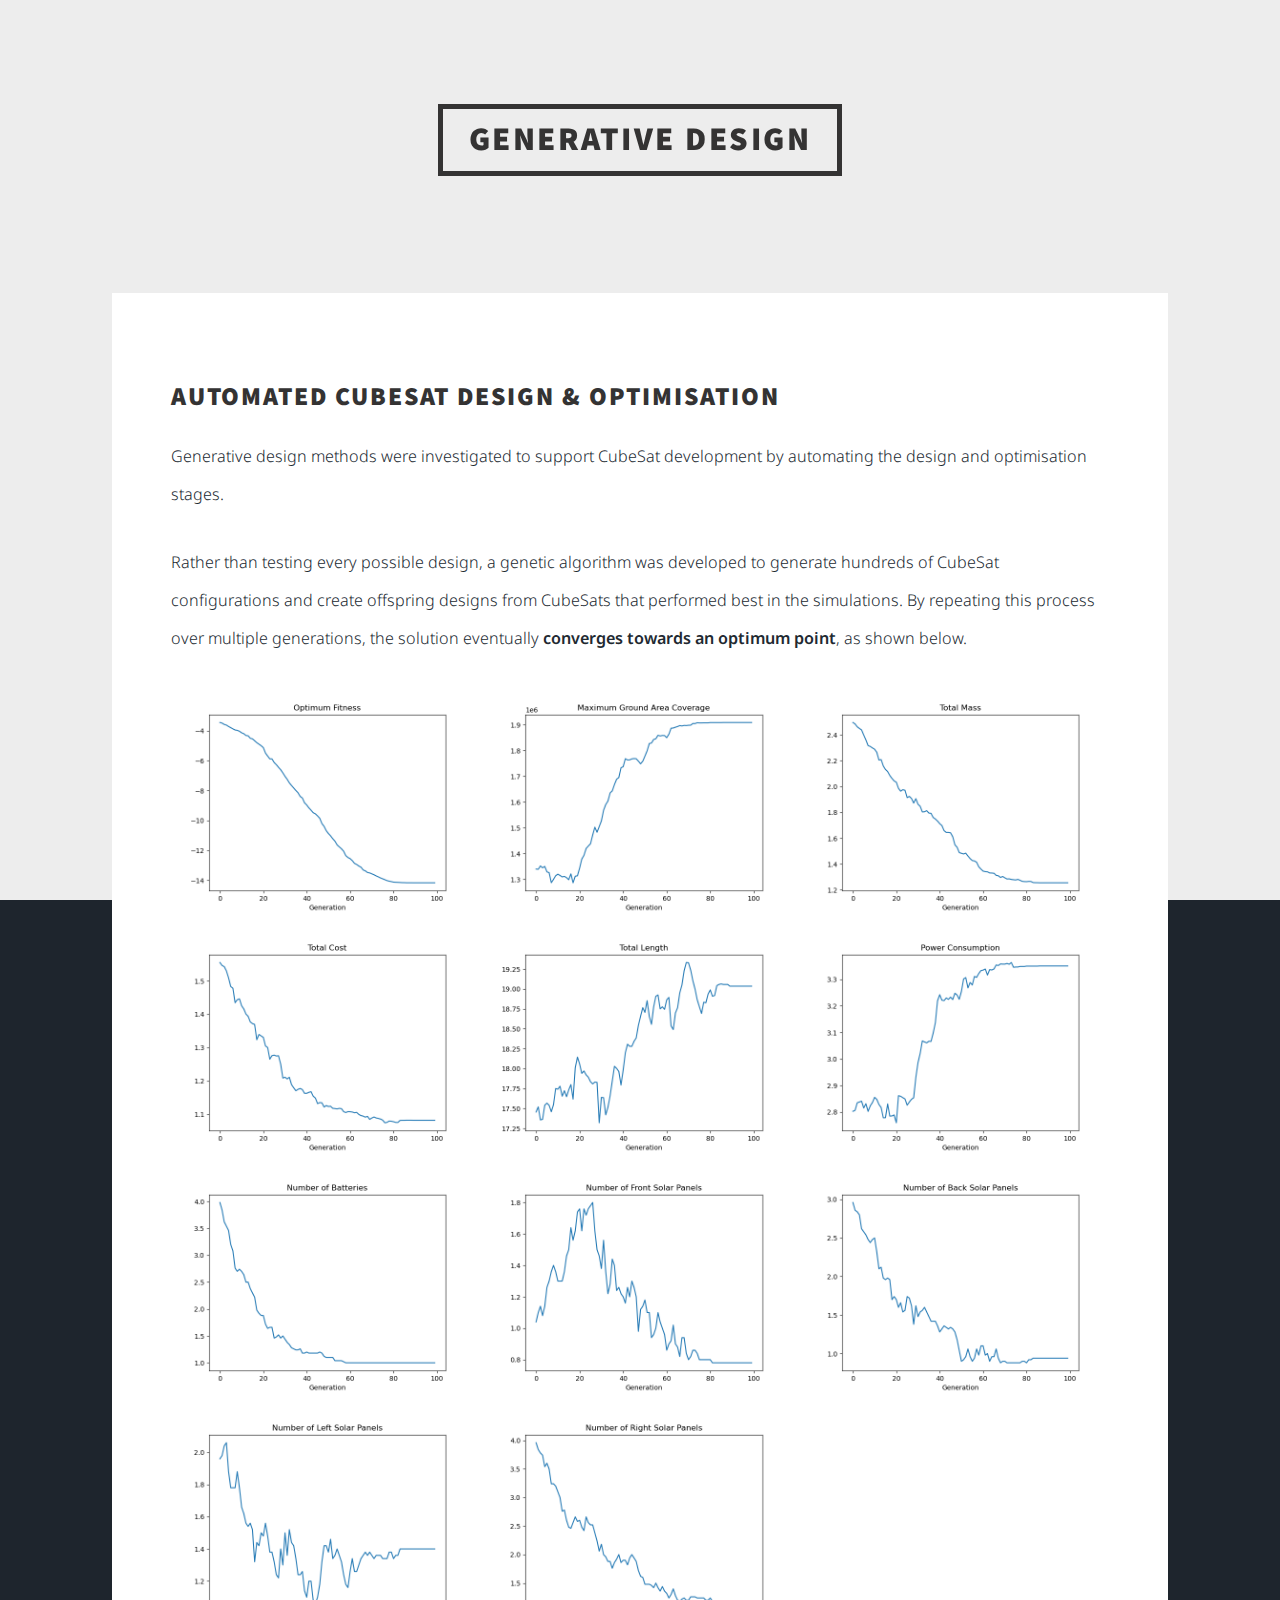
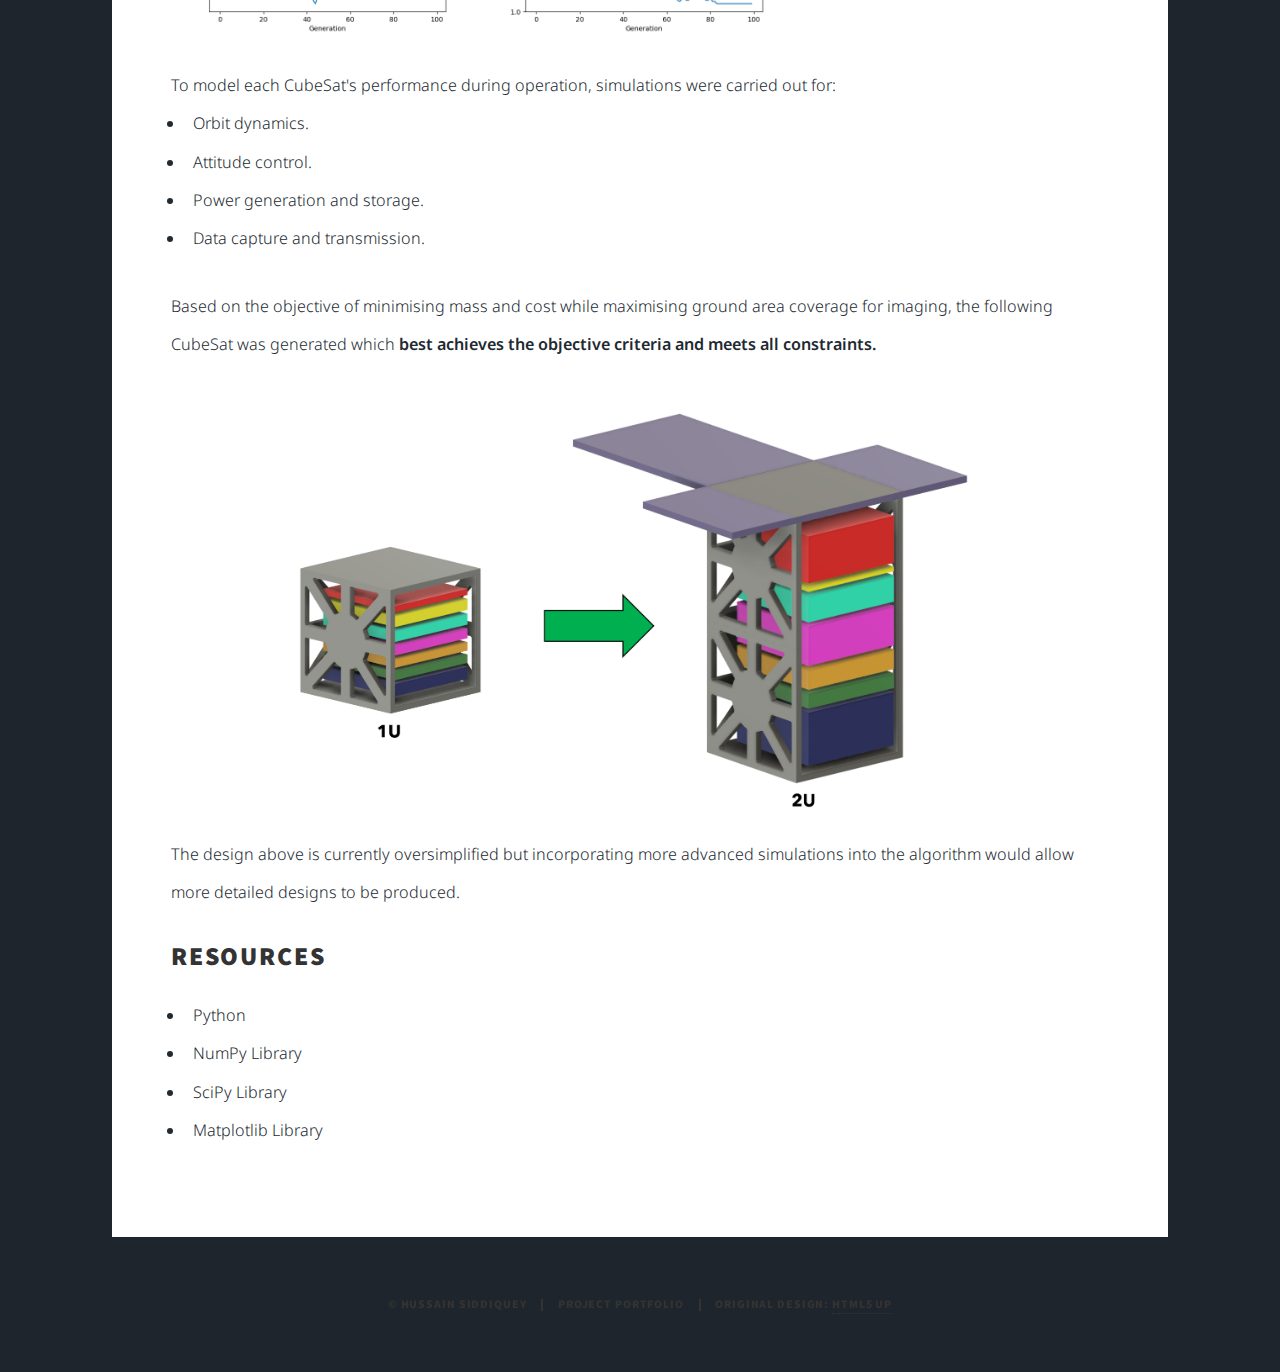
<file: automatedCubesat.html>
<!DOCTYPE HTML>

<html>
	<head>
		<title>Automated CubeSat Design</title>
		<meta charset="utf-8" />
		<meta name="viewport" content="width=device-width, initial-scale=1, user-scalable=no" />
		<link rel="stylesheet" href="assets/css/main.css" />
		<noscript><link rel="stylesheet" href="assets/css/noscript.css" /></noscript>
	</head>
	<body class="is-preload">

		<!-- Wrapper -->
			<div id="wrapper">
				
				<!-- Header -->
					<header id="header">
						<a href="index.html" class="logo">Generative Design</a>
					</header>

				<!-- Main -->
					<div id="main">

						<!-- Post -->
							<section class="post">

								<!-- Text stuff -->
									<h2>Automated CubeSat Design & Optimisation</h2>
									<p>Generative design methods were investigated to support CubeSat development by automating the design and optimisation stages.</p>
																		
									<p>Rather than testing every possible design, a genetic algorithm was developed to generate hundreds of CubeSat configurations and create offspring designs from CubeSats that performed best in the simulations. By repeating this process over multiple generations, the solution eventually <b>converges towards an optimum point</b>, as shown below.</p>
                            
									<div class="box alt">
										<div class="row gtr-50 gtr-uniform">
											<div class="col-4"><span class="image fit"><img src="images/fittest4.png" alt="" /></span></div>
                                            <div class="col-4"><span class="image fit"><img src="images/groundareacoverage4.png" alt="" /></span></div>
                                            <div class="col-4"><span class="image fit"><img src="images/mass4.png" alt="" /></span></div>
                                            <div class="col-4"><span class="image fit"><img src="images/cost4.png" alt="" /></span></div>
                                            <div class="col-4"><span class="image fit"><img src="images/length4.png" alt="" /></span></div>
                                            <div class="col-4"><span class="image fit"><img src="images/powerconsumption4.png" alt="" /></span></div>
                                            <div class="col-4"><span class="image fit"><img src="images/Batteries5.png" alt="" /></span></div>
                                            <div class="col-4"><span class="image fit"><img src="images/frontsolarpanels6.png" alt="" /></span></div>
                                            <div class="col-4"><span class="image fit"><img src="images/Backsolarpanels6.png" alt="" /></span></div>
                                            <div class="col-4"><span class="image fit"><img src="images/Leftsolarpanels5.png" alt="" /></span></div>
                                            <div class="col-4"><span class="image fit"><img src="images/rightsolarpanels5.png" alt="" /></span></div>
                                        </div>
									</div>

									To model each CubeSat's performance during operation, simulations were carried out for:
									<ul>
										<li>Orbit dynamics.</li>
										<li>Attitude control.</li>
										<li>Power generation and storage.</li>
										<li>Data capture and transmission.</li>
									</ul>
									<p>Based on the objective of minimising mass and cost while maximising ground area coverage for imaging, the following CubeSat was generated which <b>best achieves the objective criteria and meets all constraints.</b></p>
									<!-- Image -->
									<div class="box alt">
										<div style="text-align:center;" class="row gtr-50 gtr-uniform">
											<div class="col-12"><span class="image featured"><img width="800" src="images/1Uto2Ulabelled.png" alt="" /></span></div>
										</div>
									
									<p>The design above is currently oversimplified but incorporating more advanced simulations into the algorithm would allow more detailed designs to be produced.</p>
								
                                    <!-- Lists -->
									<h2>Resources</h2>
									<div class="row">
										<div class="col-6 col-12-small">
											<ul>
												<li>Python</li>
												<li>NumPy Library</li>
												<li>SciPy Library</li>
												<li>Matplotlib Library</li>
											</ul>

										</div>
									
									</div>
					</div>

				</div>
				<!-- Copyright -->
					<div id="copyright">
						<ul><li>&copy; Hussain Siddiquey</li><li>Project Portfolio</li><li>Original Design: <a href="https://html5up.net">HTML5 UP</a></li></ul>
					</div>

			</div>

		<!-- Scripts -->
			<script src="assets/js/jquery.min.js"></script>
			<script src="assets/js/jquery.scrollex.min.js"></script>
			<script src="assets/js/jquery.scrolly.min.js"></script>
			<script src="assets/js/browser.min.js"></script>
			<script src="assets/js/breakpoints.min.js"></script>
			<script src="assets/js/util.js"></script>
			<script src="assets/js/main.js"></script>

	</body>
</html>
</file>
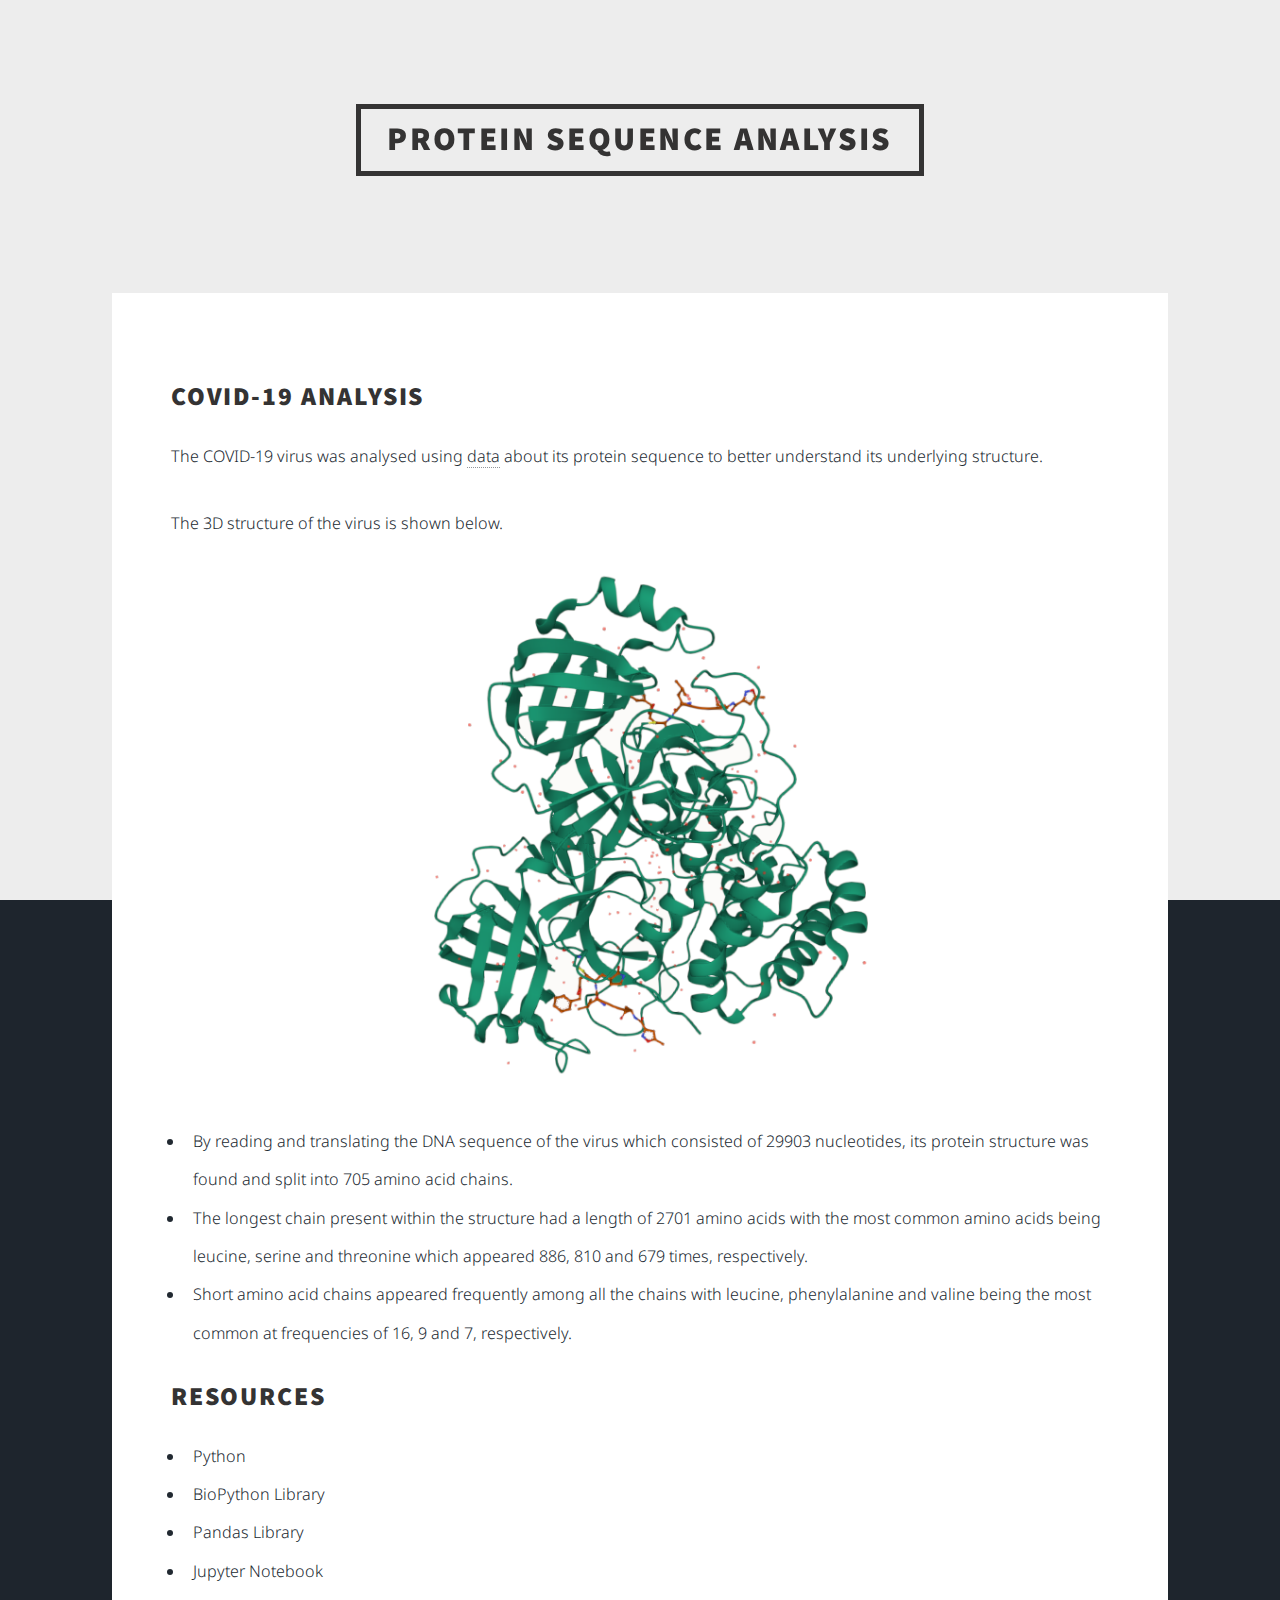
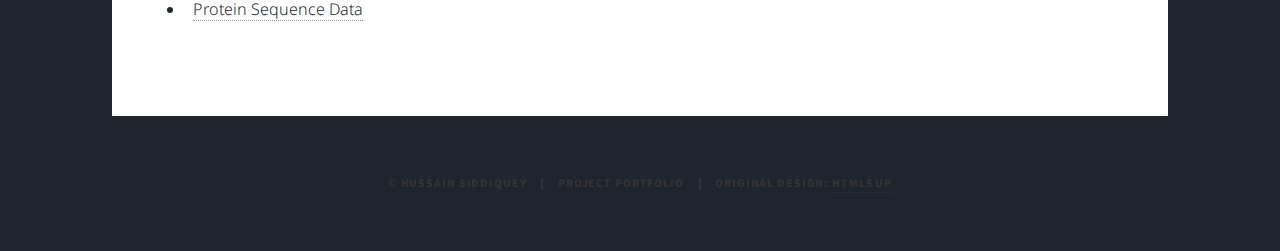
<file: covidAnalysis.html>
<!DOCTYPE HTML>

<html>
	<head>
		<title>COVID-19 Analysis</title>
		<meta charset="utf-8" />
		<meta name="viewport" content="width=device-width, initial-scale=1, user-scalable=no" />
		<link rel="stylesheet" href="assets/css/main.css" />
		<noscript><link rel="stylesheet" href="assets/css/noscript.css" /></noscript>
	</head>
	<body class="is-preload">

		<!-- Wrapper -->
			<div id="wrapper">

				<!-- Header -->
					<header id="header">
						<a href="index.html" class="logo">Protein Sequence Analysis</a>
					</header>

				<!-- Main -->
					<div id="main">

						<!-- Post -->
                        <section class="post">
                            <h2>COVID-19 Analysis</h2>
							<!-- Text stuff -->
							<p>The COVID-19 virus was analysed using <a href='https://www.ncbi.nlm.nih.gov/nuccore/NC_045512.2?report=fasta'>data</a> about its protein sequence to better understand its underlying structure.</p>
                            <p>The 3D structure of the virus is shown below.</p>
                            <!-- Image -->
                            <div class="box alt">
								<div style="text-align: center;">
									<img width="550" src="images/Covid-19 3D Structure 3.png">
								</div>
							</div>
                            <ul>
                                <li>By reading and translating the DNA sequence of the virus which consisted of 29903 nucleotides, its protein structure was found and split into 705 amino acid chains.</li>
                                <li>The longest chain present within the structure had a length of 2701 amino acids with the most common amino acids being leucine, serine and threonine which appeared 886, 810 and 679 times, respectively.</li>
                                <li>Short amino acid chains appeared frequently among all the chains with leucine, phenylalanine and valine being the most common at frequencies of 16, 9 and 7, respectively.</li>
                            </ul>
                            
                            <!-- Lists -->
                            <h2>Resources</h2>
                            <div class="row">
                                <div class="col-6 col-12-small">
                                    <ul>
                                        <li>Python</li>
                                        <li>BioPython Library</li>
                                        <li>Pandas Library</li>
										<li>Jupyter Notebook</li>
										<li><a href='https://www.ncbi.nlm.nih.gov/nuccore/NC_045512.2?report=fasta'>Protein Sequence Data</a></li>
									</ul>
                                </div>
                            </div>
                        </section>
					</div>


				<!-- Copyright -->
					<div id="copyright">
						<ul><li>&copy; Hussain Siddiquey</li><li>Project Portfolio</li><li>Original Design: <a href="https://html5up.net">HTML5 UP</a></li></ul>
					</div>

			</div>

		<!-- Scripts -->
			<script src="assets/js/jquery.min.js"></script>
			<script src="assets/js/jquery.scrollex.min.js"></script>
			<script src="assets/js/jquery.scrolly.min.js"></script>
			<script src="assets/js/browser.min.js"></script>
			<script src="assets/js/breakpoints.min.js"></script>
			<script src="assets/js/util.js"></script>
			<script src="assets/js/main.js"></script>

	</body>
</html>
</file>
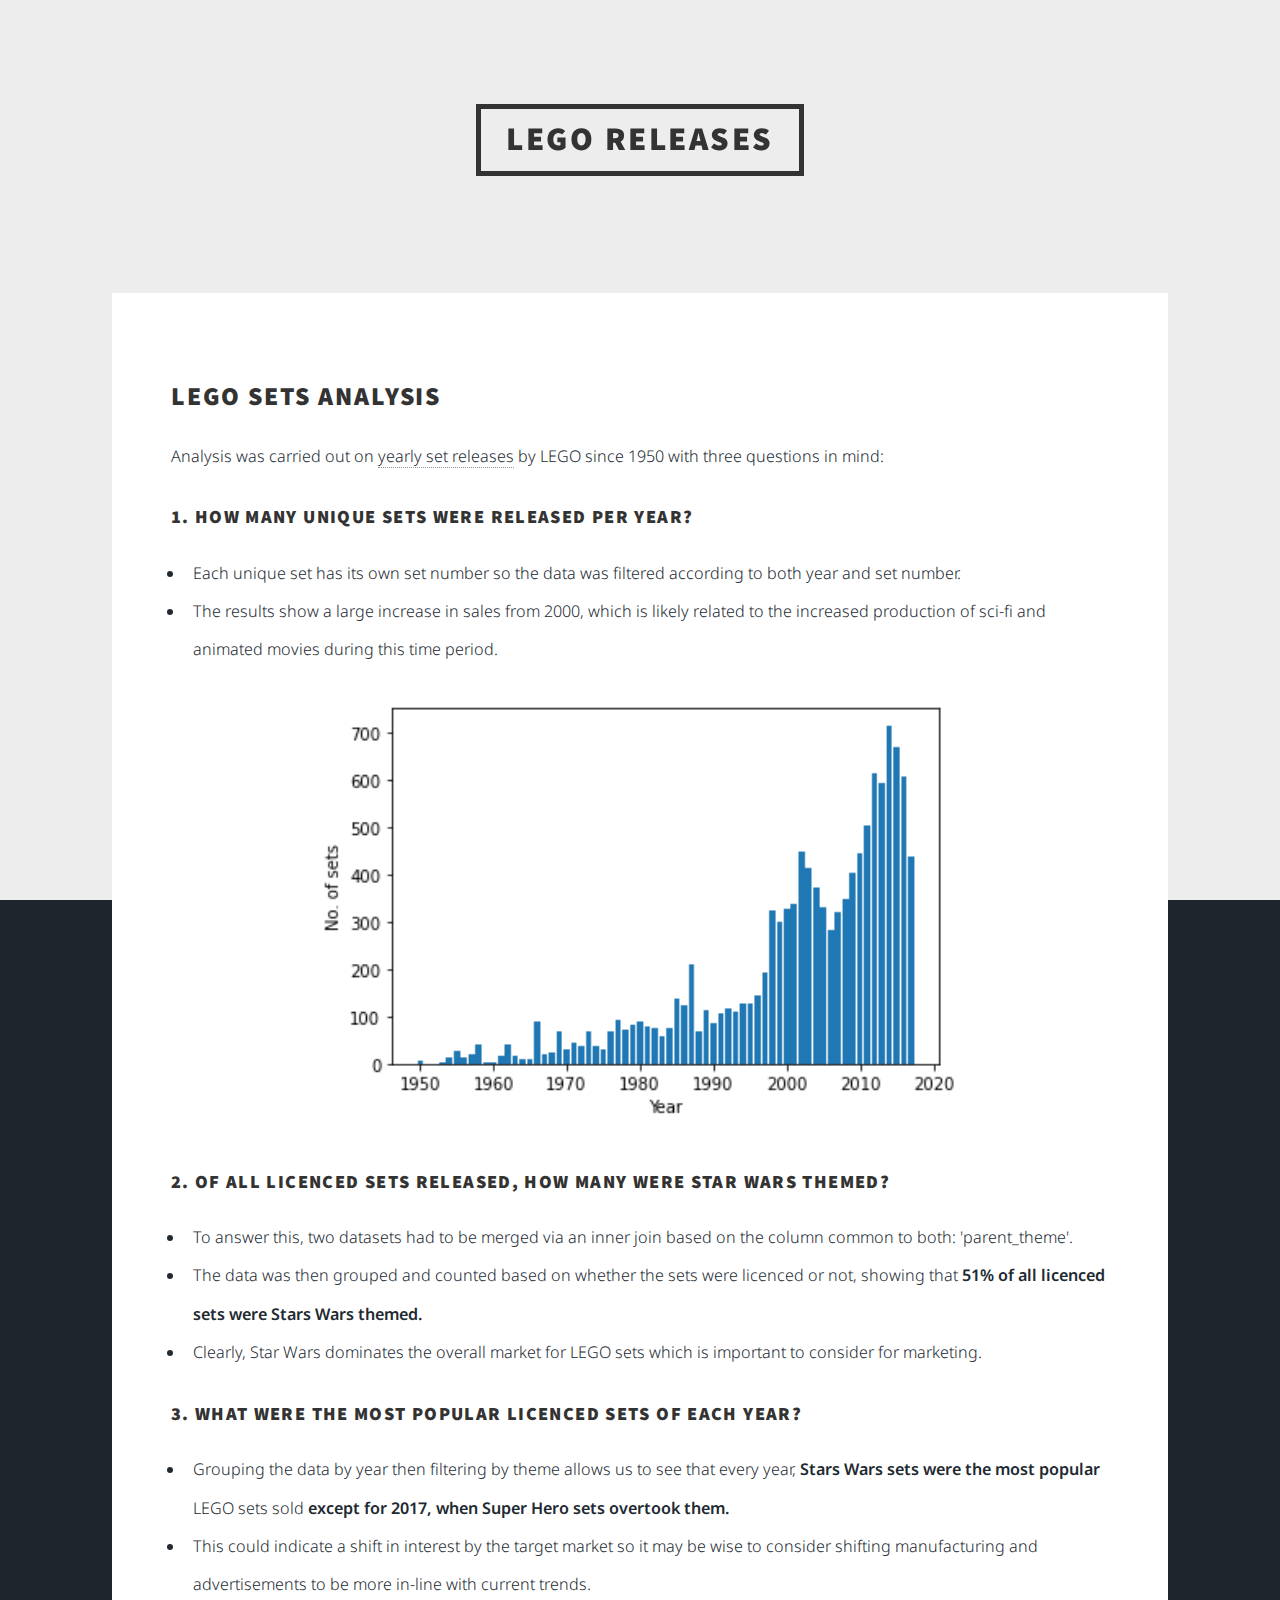
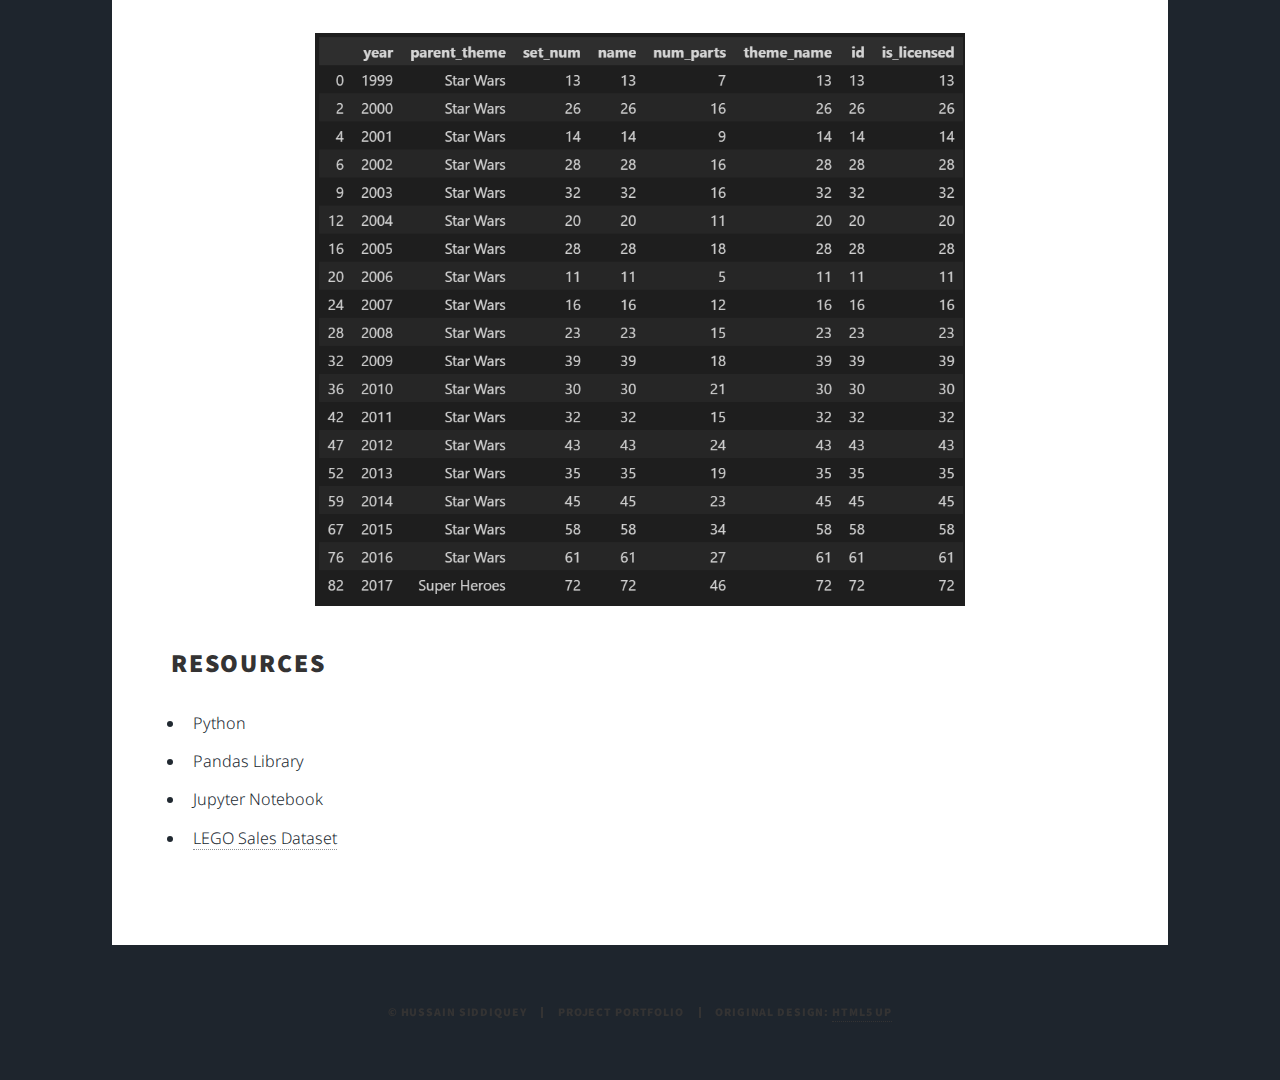
<file: legoData.html>
<!DOCTYPE HTML>

<html>
	<head>
		<title>LEGO Set Releases</title>
		<meta charset="utf-8" />
		<meta name="viewport" content="width=device-width, initial-scale=1, user-scalable=no" />
		<link rel="stylesheet" href="assets/css/main.css" />
		<noscript><link rel="stylesheet" href="assets/css/noscript.css" /></noscript>
	</head>
	<body class="is-preload">

		<!-- Wrapper -->
			<div id="wrapper">

				<!-- Header -->
					<header id="header">
						<a href="index.html" class="logo">LEGO Releases</a>
					</header>

				<!-- Main -->
					<div id="main">

						<!-- Post -->
                        <section class="post">
                            <h2>Lego Sets Analysis</h2>
                            <p>Analysis was carried out on <a href="https://github.com/KeithGalli/lego-analysis/tree/master/datasets">yearly set releases</a> by LEGO since 1950 with three questions in mind:</p>
                            <h3>1. How many unique sets were released per year?</h3> 
                            <ul>
								<li>Each unique set has its own set number so the data was filtered according to both year and set number.</li>
								<li>The results show a large increase in sales from 2000, which is likely related to the increased production of sci-fi and animated movies during this time period.</li>
							</ul>

                            <div class="box alt">
                                <div style="text-align: center;" class="row gtr-50 gtr-uniform">
                                    <div class="col-12"><span class="image featured"><img width="650" src="images/setsperyear.png" alt="" /></span></div>
                                </div>
                            </div>
							<h3>2. Of all licenced sets released, how many were Star Wars themed?</h3>
							<ul>
								<li>To answer this, two datasets had to be merged via an inner join based on the column common to both: 'parent_theme'.</li>
								<li>The data was then grouped and counted based on whether the sets were licenced or not, showing that <b>51% of all licenced sets were Stars Wars themed.</b></li>
								<li>Clearly, Star Wars dominates the overall market for LEGO sets which is important to consider for marketing.</li>
							</ul>

							<h3>3. What were the most popular licenced sets of each year?</h3>
                            <ul>
								<li>Grouping the data by year then filtering by theme allows us to see that every year, <b>Stars Wars sets were the most popular</b> LEGO sets sold <b>except for 2017, when Super Hero sets overtook them.</b></li>
								<li>This could indicate a shift in interest by the target market so it may be wise to consider shifting manufacturing and advertisements to be more in-line with current trends.</li>
							</ul>
                            <div class="box alt">
                                <div style="text-align: center;" class="row gtr-50 gtr-uniform">
                                    <div class="col-12"><span class="image featured"><img width="650" src="images/setsperyear3.png" alt="" /></span></div>
                                </div>
                            </div>

                            <!-- Lists -->
                            <h2>Resources</h2>
                            <div class="row">
                                <div class="col-6 col-12-small">
                                    <ul>
										<li>Python</li>
                                        <li>Pandas Library</li>
                                        <li>Jupyter Notebook</li>
										<li><a href="https://github.com/KeithGalli/lego-analysis/tree/master/datasets">LEGO Sales Dataset</a></li>
									</ul>

                                </div>
                            
                            </div>
                        </section>
					</div>


				<!-- Copyright -->
					<div id="copyright">
						<ul><li>&copy; Hussain Siddiquey</li><li>Project Portfolio</li><li>Original Design: <a href="https://html5up.net">HTML5 UP</a></li></ul>
					</div>

			</div>

		<!-- Scripts -->
			<script src="assets/js/jquery.min.js"></script>
			<script src="assets/js/jquery.scrollex.min.js"></script>
			<script src="assets/js/jquery.scrolly.min.js"></script>
			<script src="assets/js/browser.min.js"></script>
			<script src="assets/js/breakpoints.min.js"></script>
			<script src="assets/js/util.js"></script>
			<script src="assets/js/main.js"></script>

	</body>
</html>
</file>
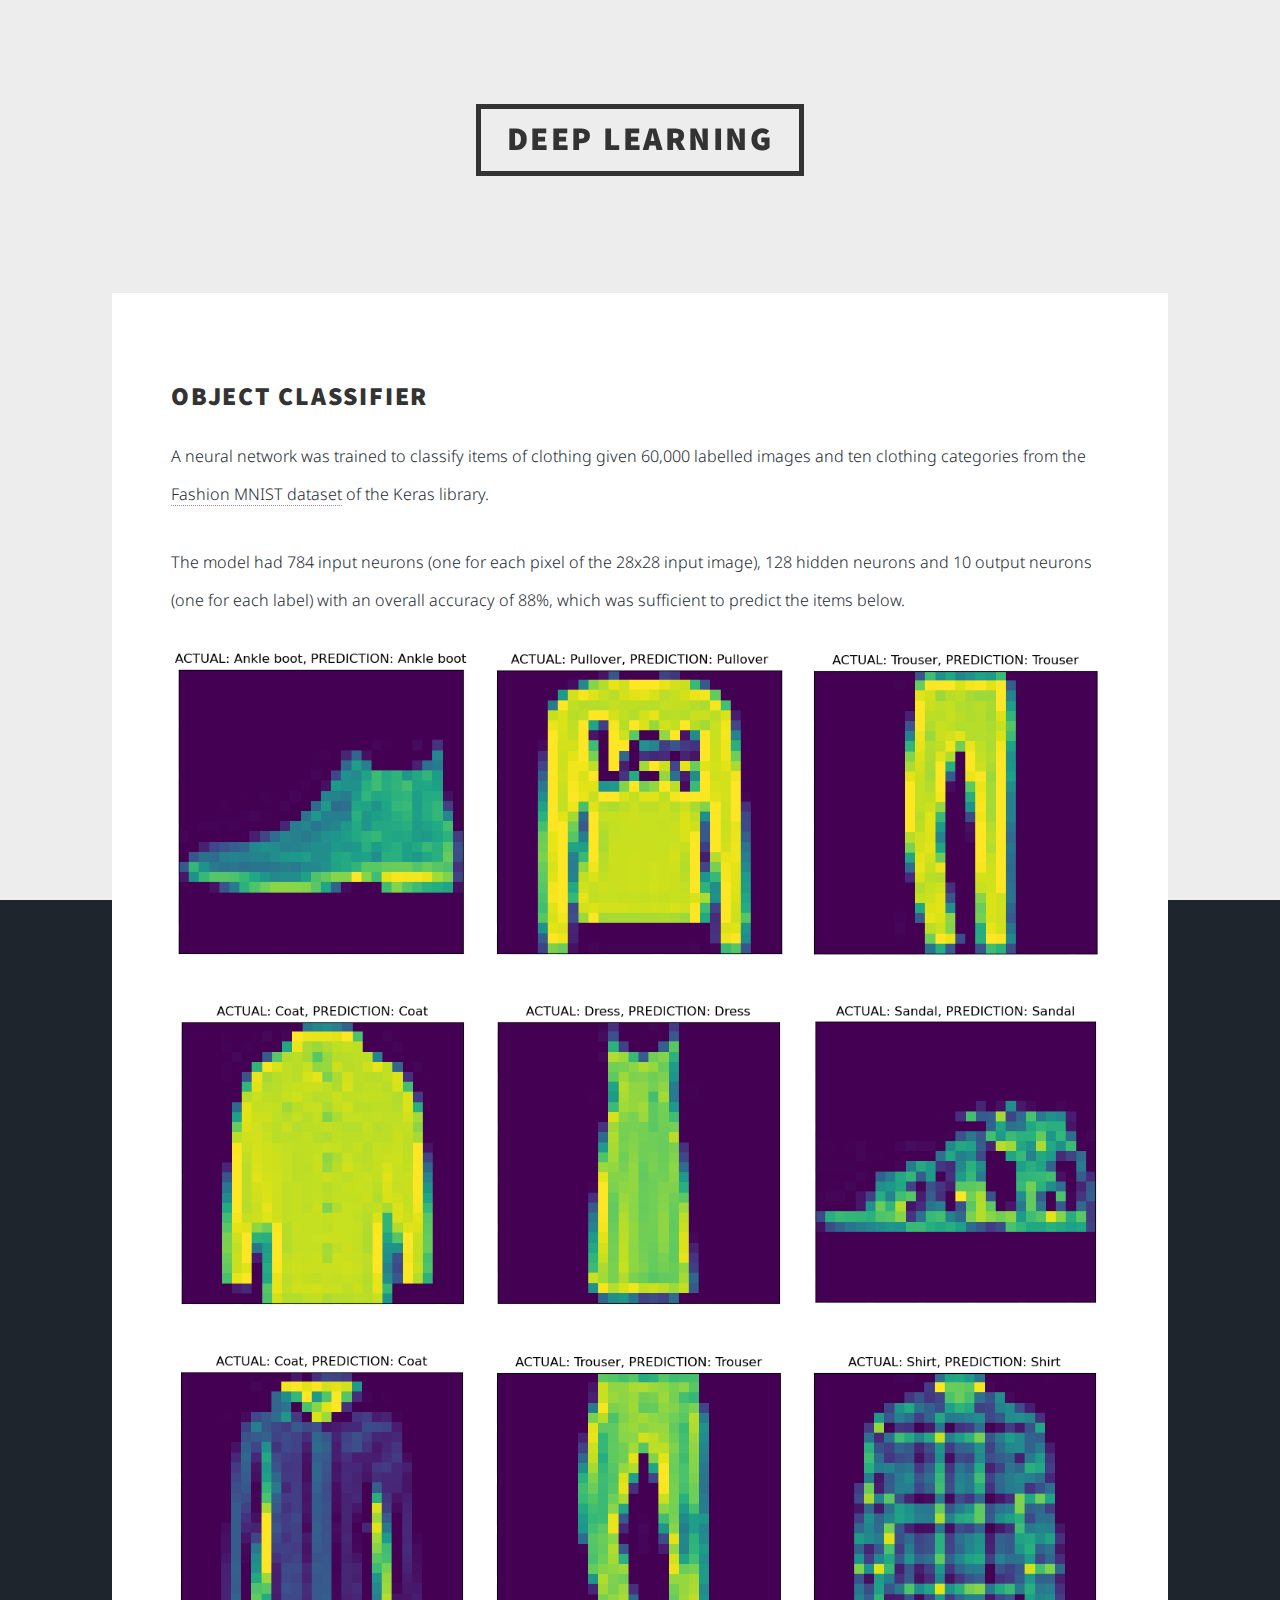
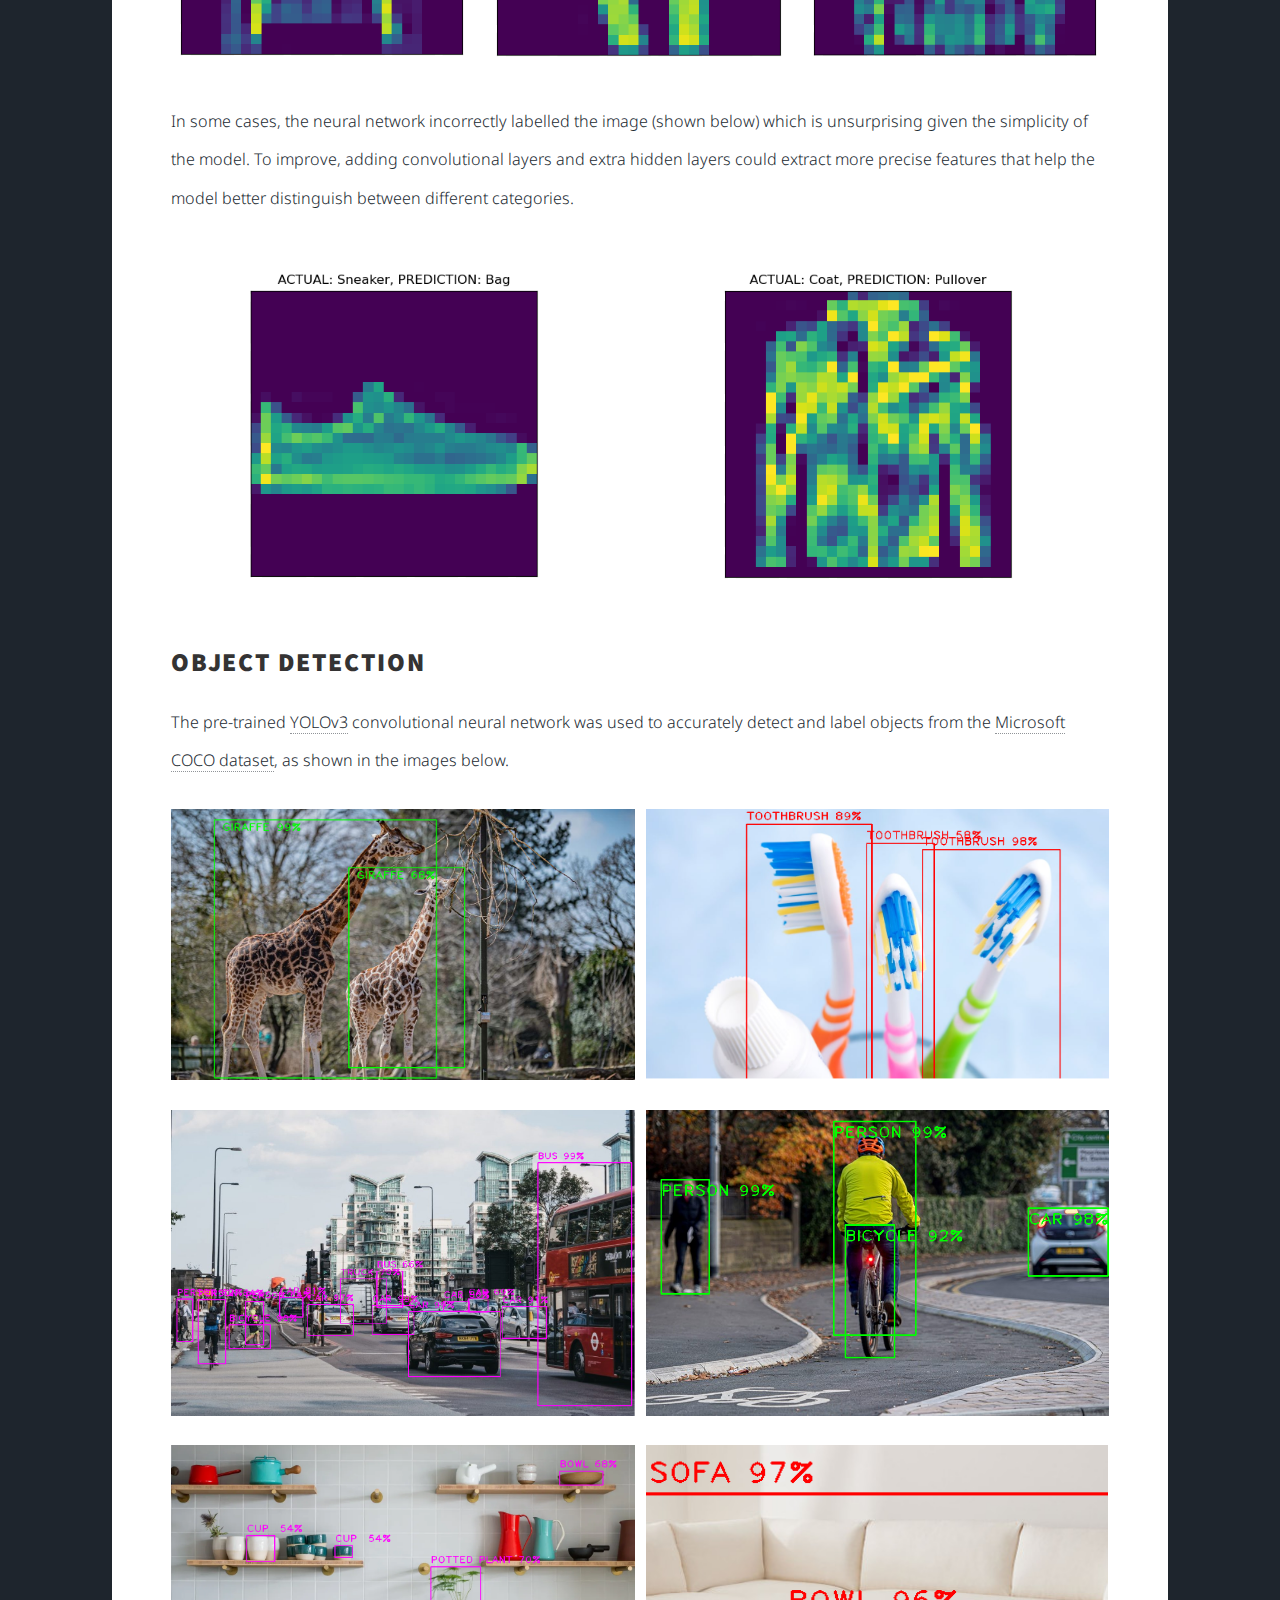
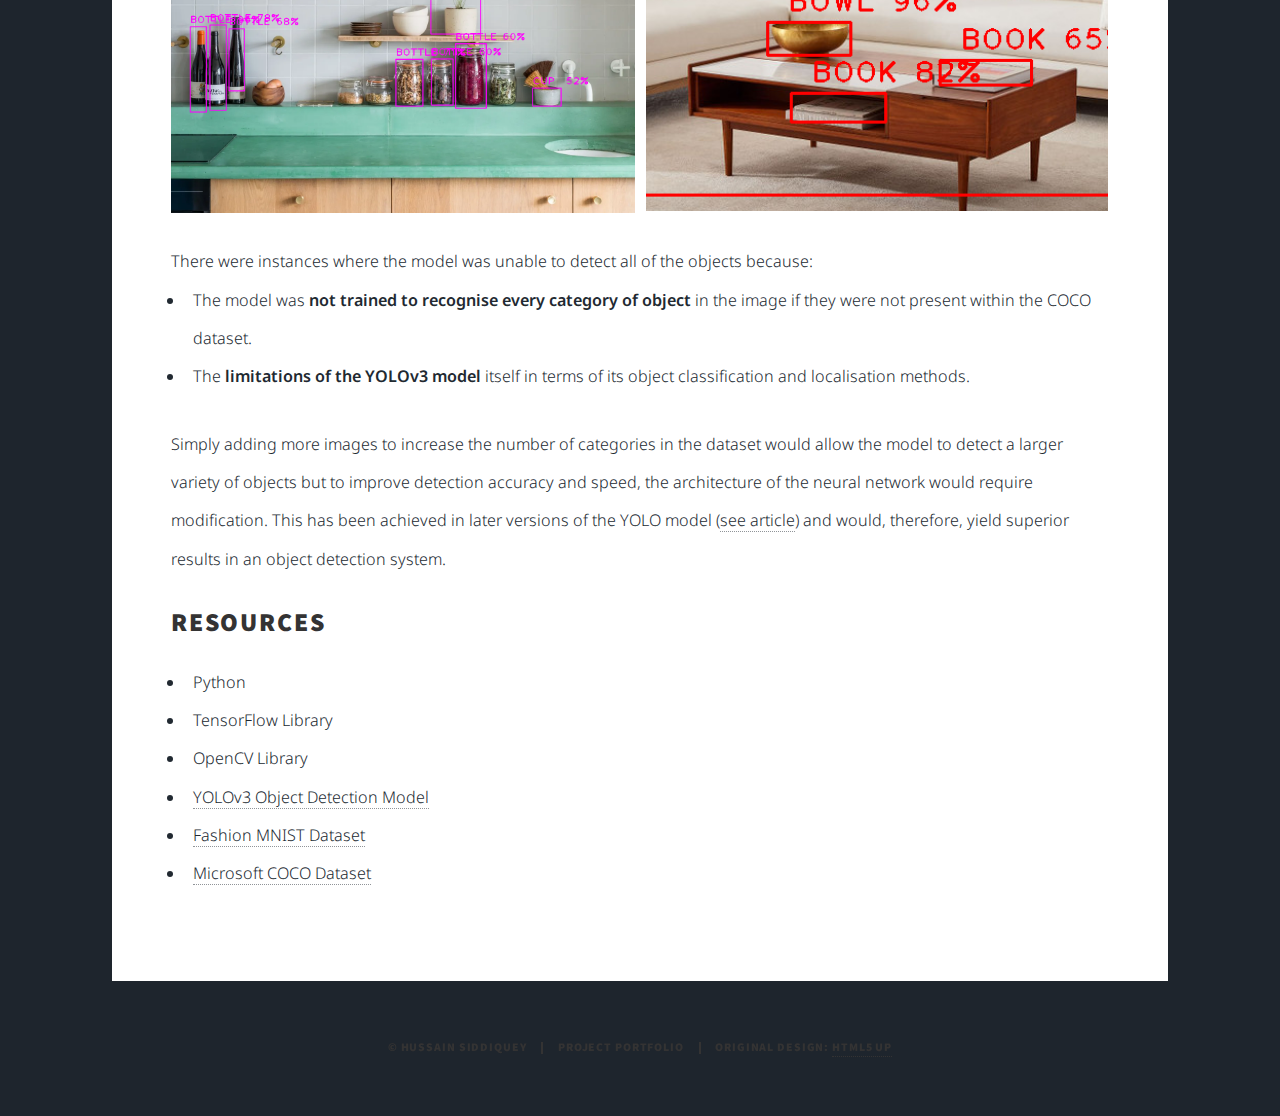
<file: objectClassifier.html>
<!DOCTYPE HTML>

<html>
	<head>
		<title>Object Classifier</title>
		<meta charset="utf-8" />
		<meta name="viewport" content="width=device-width, initial-scale=1, user-scalable=no" />
		<link rel="stylesheet" href="assets/css/main.css" />
		<noscript><link rel="stylesheet" href="assets/css/noscript.css" /></noscript>
	</head>
	<body class="is-preload">

		<!-- Wrapper -->
			<div id="wrapper">

				<!-- Header -->
					<header id="header">
						<a href="index.html" class="logo">Deep Learning</a>
					</header>

				
				<!-- Main -->
					<div id="main">

						<!-- Post -->
                        <section class="post">
                            <!-- Image -->
                            <h2>Object Classifier</h2>
                             <!-- Text stuff -->
							<p>A neural network was trained to classify items of clothing given 60,000 labelled images and ten clothing categories from the <a href="https://keras.io/api/datasets/fashion_mnist/#fashion-mnist-dataset-an-alternative-to-mnist">Fashion MNIST dataset</a> of the Keras library.</p>
                            
							<p>The model had 784 input neurons (one for each pixel of the 28x28 input image), 128 hidden neurons and 10 output neurons (one for each label) with an overall accuracy of 88%, which was sufficient to predict the items below.</p>
                            <div class="box alt">
								<div class="row gtr-50 gtr-uniform">
									<div class="col-4"><span class="image fit"><img src="images/FashionMNIST1.png" alt="" /></span></div>
									<div class="col-4"><span class="image fit"><img src="images/FashionMNIST2.png" alt="" /></span></div>
									<div class="col-4"><span class="image fit"><img src="images/FashionMNIST3.png" alt="" /></span></div>
								</div>
							</div>
							<div class="box alt">
								<div class="row gtr-50 gtr-uniform">
									<div class="col-4"><span class="image fit"><img src="images/FashionMNIST15.png" alt="" /></span></div>
									<div class="col-4"><span class="image fit"><img src="images/FashionMNIST14.png" alt="" /></span></div>
									<div class="col-4"><span class="image fit"><img src="images/FashionMNIST12.png" alt="" /></span></div>
								</div>
							</div>
							<div class="box alt">
								<div class="row gtr-50 gtr-uniform">
									<div class="col-4"><span class="image fit"><img src="images/FashionMNIST7.png" alt="" /></span></div>
									<div class="col-4"><span class="image fit"><img src="images/FashionMNIST6.png" alt="" /></span></div>
									<div class="col-4"><span class="image fit"><img src="images/FashionMNIST8.png" alt="" /></span></div>
								</div>
							</div>
							<p>In some cases, the neural network incorrectly labelled the image (shown below) which is unsurprising given the simplicity of the model. To improve, adding convolutional layers and extra hidden layers could extract more precise features that help the model better distinguish between different categories.</p>
							<div class="box alt">
								<div class="row gtr-50 gtr-uniform">
									<div class="col-6"><span class="image fit"><img src="images/FashionMNIST13.png" alt="" /></span></div>
									<div class="col-6"><span class="image fit"><img src="images/FashionMNIST18.png" alt="" /></span></div>
								</div>
							</div>
							<h2>Object Detection</h2>
							<p>The pre-trained <a href="https://pjreddie.com/darknet/yolo/">YOLOv3</a> convolutional neural network was used to accurately detect and label objects from the <a href="https://cocodataset.org/#home">Microsoft COCO dataset</a>, as shown in the images below.</p>
                            <div class="box alt">
								<div class="row gtr-50 gtr-uniform">
									<div class="col-6"><span class="image fit"><a href="https://www.visitcheshire.com/things-to-do/chester-zoo-p30061"><img src="images/labelled_zoo_2.png" alt="" /></a></span></div>
									<div class="col-6"><span class="image fit"><a href="https://www.history.com/news/who-invented-the-toothbrush"><img src="images/labelled_toothbrush.png" alt="" /></a></span></div>
								</div>
							</div>
							<div class="box alt">
								<div class="row gtr-50 gtr-uniform">
									<div class="col-6"><span class="image fit"><a href="https://www.brake.org.uk/get-involved/take-action/mybrake/knowledge-centre/uk-road-safety"><img src="images/labelled_road_4.png" alt="" /></a></span></div>
									<div class="col-6"><span class="image fit"><a href="https://news.leeds.gov.uk/news/new-road-safety-strategy-aims-to-eliminate-deaths-and-serious-injuries-on-leeds-roads"><img src="images/labelled_road_2.png" alt="" /></a></span></div>
								</div>
							</div>
							<div class="box alt">
								<div class="row gtr-50 gtr-uniform">
									<div class="col-6"><span class="image fit"><a href="https://www.architecturaldigest.com/story/small-kitchen-design-ideas"><img src="images/labelled_kitchen_2.png" alt="" /></a></span></div>
									<div class="col-6"><span class="image fit"><a href="https://www.westelm.co.uk/mid-century-pop-up-storage-coffee-table-h1903"><img src="images/labelled_coffee_table_2.png" alt="" /></a></span></div>
								</div>
							</div>
							There were instances where the model was unable to detect all of the objects because:
							<ul>
								<li>The model was <b>not trained to recognise every category of object</b> in the image if they were not present within the COCO dataset.</li>
								<li>The <b>limitations of the YOLOv3 model</b> itself in terms of its object classification and localisation methods.</li>
							</ul>
							<p>Simply adding more images to increase the number of categories in the dataset would allow the model to detect a larger variety of objects but to improve detection accuracy and speed, the architecture of the neural network would require modification. This has been achieved in later versions of the YOLO model (<a href="https://www.datacamp.com/blog/yolo-object-detection-explained">see article</a>) and would, therefore, yield superior results in an object detection system.</p>
							
                            <!-- Lists -->
                            <h2>Resources</h2>
                            <div class="row">
                                <div class="col-6 col-12-small">
                                    <ul>
                                        <li>Python</li>
                                        <li>TensorFlow Library</li>
										<li>OpenCV Library</li>
										<li><a href="https://pjreddie.com/darknet/yolo/">YOLOv3 Object Detection Model</a></li>
										<li><a href="https://keras.io/api/datasets/fashion_mnist/#fashion-mnist-dataset-an-alternative-to-mnist">Fashion MNIST Dataset</a></li>
										<li><a href="https://cocodataset.org/#home">Microsoft COCO Dataset</a></li>
									</ul>

                                </div>
                            
                            </div>
                        </section>
					</div>


				<!-- Copyright -->
					<div id="copyright">
						<ul><li>&copy; Hussain Siddiquey</li><li>Project Portfolio</li><li>Original Design: <a href="https://html5up.net">HTML5 UP</a></li></ul>
					</div>

			</div>

		<!-- Scripts -->
			<script src="assets/js/jquery.min.js"></script>
			<script src="assets/js/jquery.scrollex.min.js"></script>
			<script src="assets/js/jquery.scrolly.min.js"></script>
			<script src="assets/js/browser.min.js"></script>
			<script src="assets/js/breakpoints.min.js"></script>
			<script src="assets/js/util.js"></script>
			<script src="assets/js/main.js"></script>

	</body>
</html>
</file>
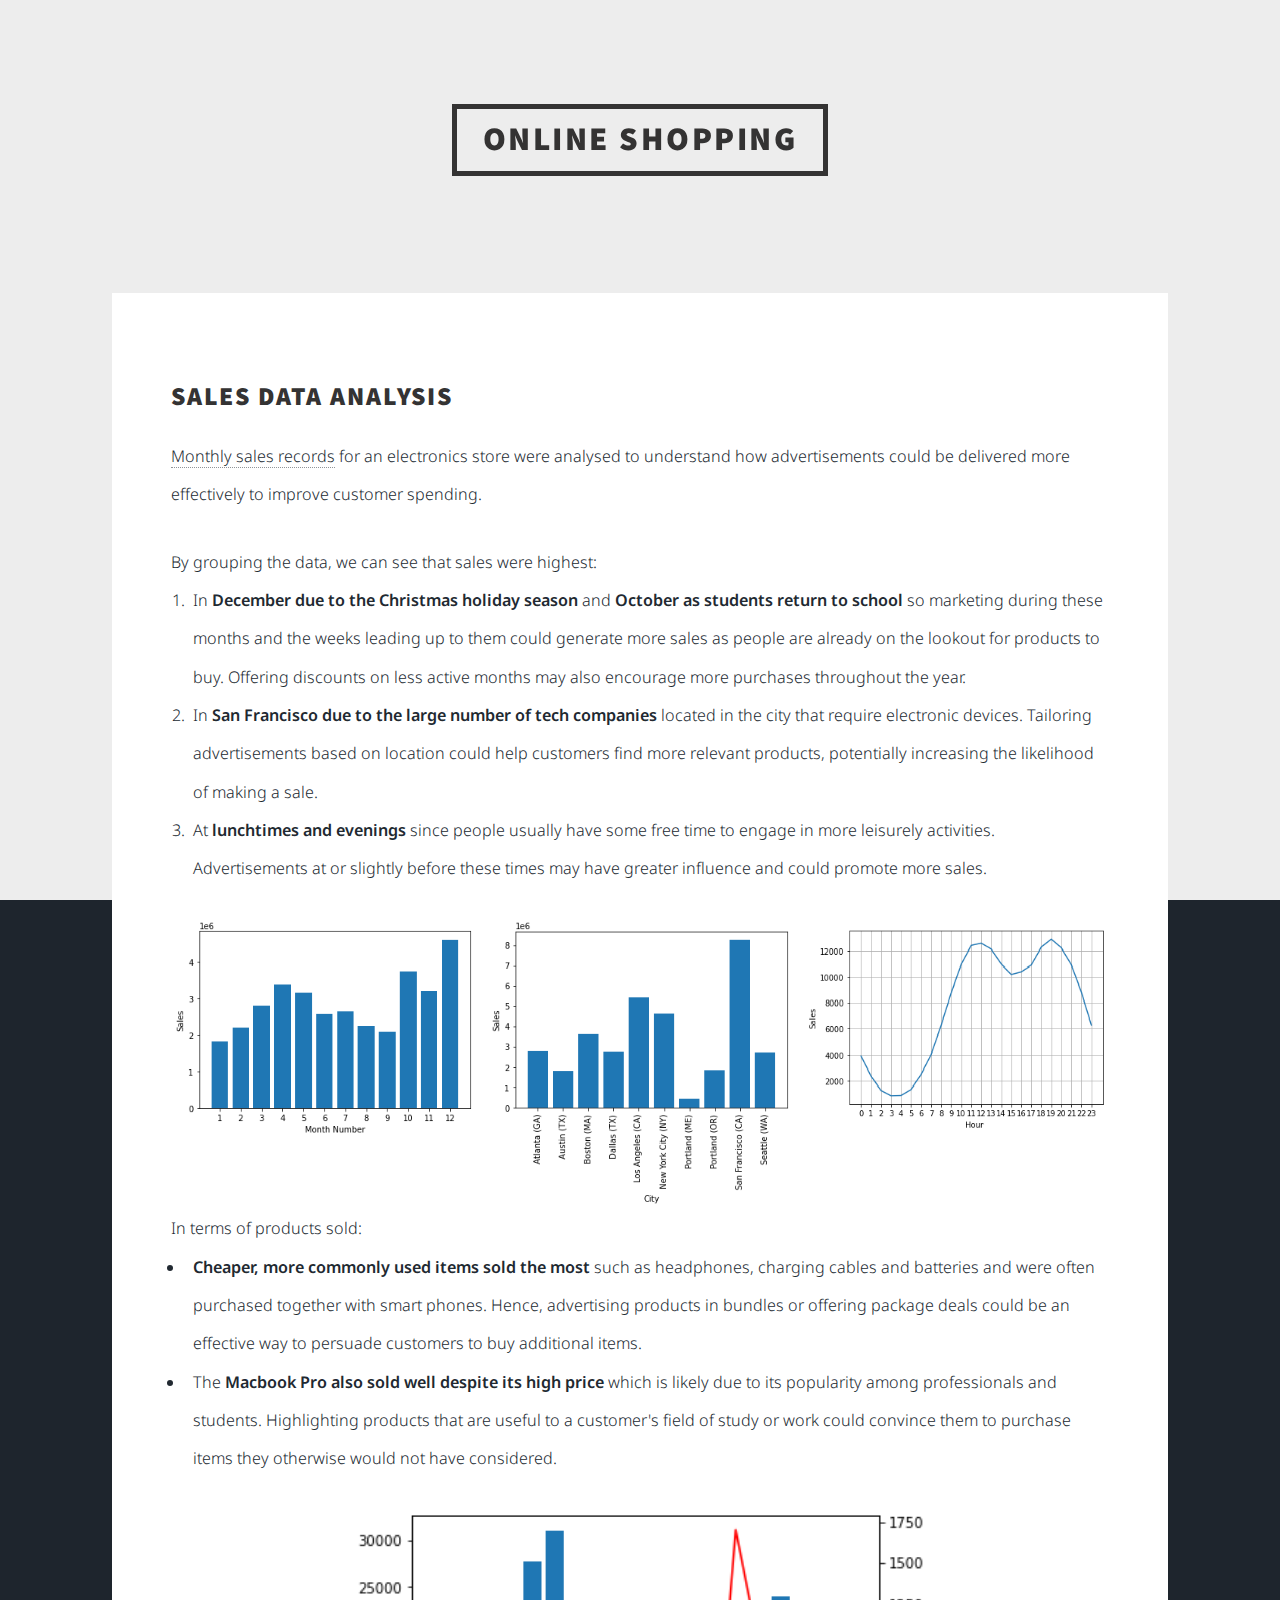
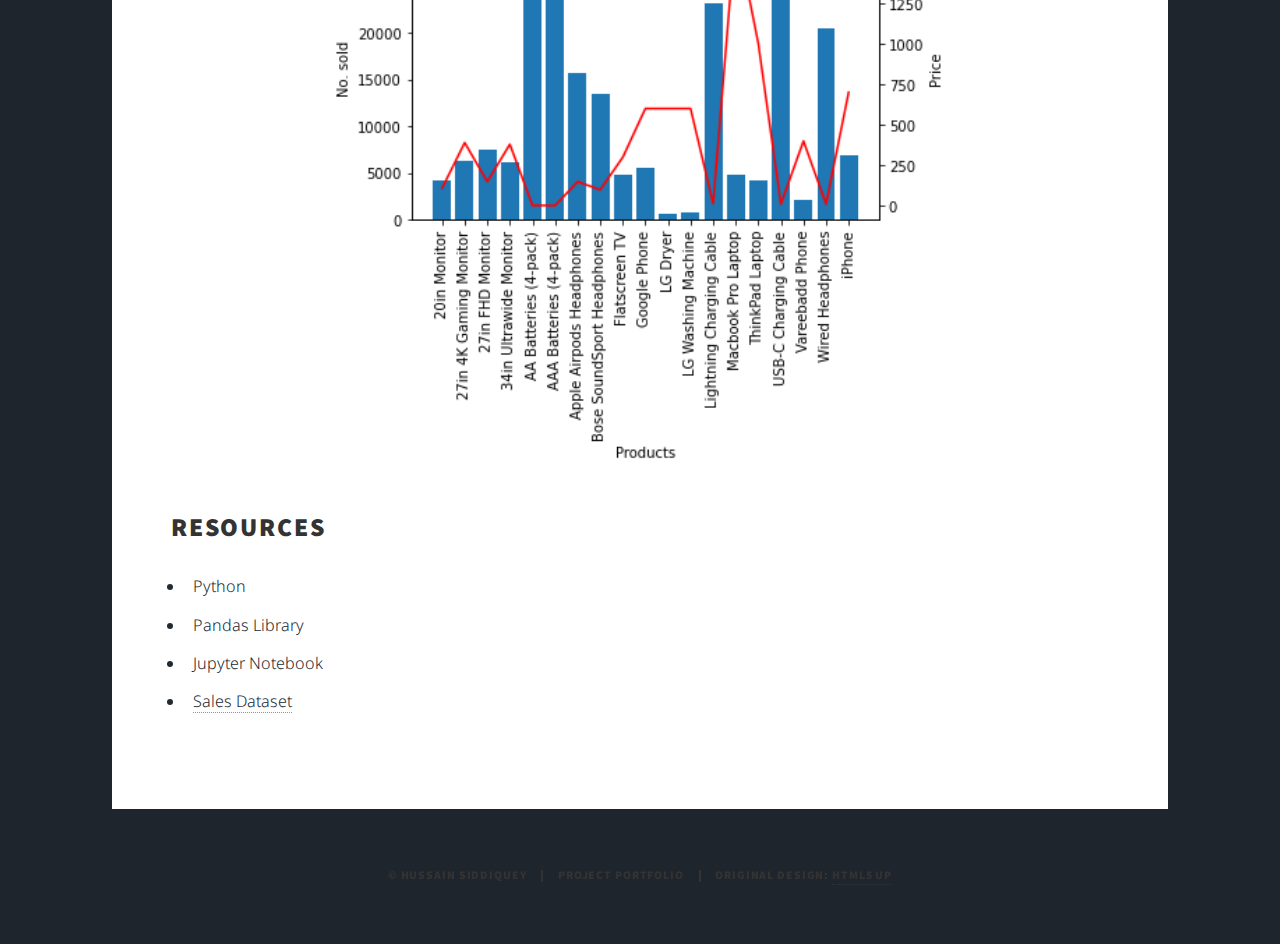
<file: salesData.html>
<!DOCTYPE HTML>

<html>
	<head>
		<title>Sales Data</title>
		<meta charset="utf-8" />
		<meta name="viewport" content="width=device-width, initial-scale=1, user-scalable=no" />
		<link rel="stylesheet" href="assets/css/main.css" />
		<noscript><link rel="stylesheet" href="assets/css/noscript.css" /></noscript>
	</head>
	<body class="is-preload">

		<!-- Wrapper -->
			<div id="wrapper">

				<!-- Header -->
					<header id="header">
						<a href="index.html" class="logo">Online Shopping</a>
					</header>

				<!-- Main -->
					<div id="main">

						<!-- Post -->
							<section class="post">

								<!-- Text stuff -->
									<h2>Sales Data Analysis</h2>
									<p><a href="https://github.com/KeithGalli/Pandas-Data-Science-Tasks/tree/master/SalesAnalysis/Sales_Data">Monthly sales records</a> for an electronics store were analysed to understand how advertisements could be delivered more effectively to improve customer spending.</p>
									By grouping the data, we can see that sales were highest:
									<ol>
										<li>In <b>December due to the Christmas holiday season</b> and <b>October as students return to school</b> so marketing during these months and the weeks leading up to them could generate more sales as people are already on the lookout for products to buy. Offering discounts on less active months may also encourage more purchases throughout the year.</li>
										
										<li>In <b>San Francisco due to the large number of tech companies</b> located in the city that require electronic devices. Tailoring advertisements based on location could help customers find more relevant products, potentially increasing the likelihood of making a sale.</li>
										
										<li>At <b>lunchtimes and evenings</b> since people usually have some free time to engage in more leisurely activities. Advertisements at or slightly before these times may have greater influence and could promote more sales.</li>
									</ol> 
								<!-- Image -->
									<div class="box alt">
										<div class="row gtr-50 gtr-uniform">
											<div class="col-4"><span class="image fit"><img src="images/salespermonth.png" alt="" /></span></div>
											<div class="col-4"><span class="image fit"><img src="images/salespercity.png" alt="" /></span></div>
											<div class="col-4"><span class="image fit"><img src="images/salesperhour3.png" alt="" /></span></div>
										</div>
									
									In terms of products sold:
									<ul>
										<li><b>Cheaper, more commonly used items sold the most</b> such as headphones, charging cables and batteries and were often purchased together with smart phones. Hence, advertising products in bundles or offering package deals could be an effective way to persuade customers to buy additional items.</li>
										
										<li>The <b>Macbook Pro also sold well despite its high price</b> which is likely due to its popularity among professionals and students. Highlighting products that are useful to a customer's field of study or work could convince them to purchase items they otherwise would not have considered.</li>
									</ul>

									<div  class="box alt">
										<div style="text-align:center;" class="row gtr-50 gtr-uniform">
											<div class="col-12"><span class="image featured"><img width="625" src="images/productssold.png" alt="" /></span></div>
										</div>
									</div>
                                    <!-- Lists -->
									<h2>Resources</h2>
									<div class="row">
										<div class="col-6 col-12-small">
											<ul>
												<li>Python</li>
												<li>Pandas Library</li>
												<li>Jupyter Notebook</li>
												<li><a href="https://github.com/KeithGalli/Pandas-Data-Science-Tasks/tree/master/SalesAnalysis/Sales_Data">Sales Dataset</a></li>
											</ul>

										</div>
									
									</div>
					<!-- </div> -->
					</div>
				</div>
				<!-- Copyright -->
					<div id="copyright">
						<ul><li>&copy; Hussain Siddiquey</li><li>Project Portfolio</li><li>Original Design: <a href="https://html5up.net">HTML5 UP</a></li></ul>
					</div>

			</div>

		<!-- Scripts -->
			<script src="assets/js/jquery.min.js"></script>
			<script src="assets/js/jquery.scrollex.min.js"></script>
			<script src="assets/js/jquery.scrolly.min.js"></script>
			<script src="assets/js/browser.min.js"></script>
			<script src="assets/js/breakpoints.min.js"></script>
			<script src="assets/js/util.js"></script>
			<script src="assets/js/main.js"></script>

	</body>
</html>
</file>
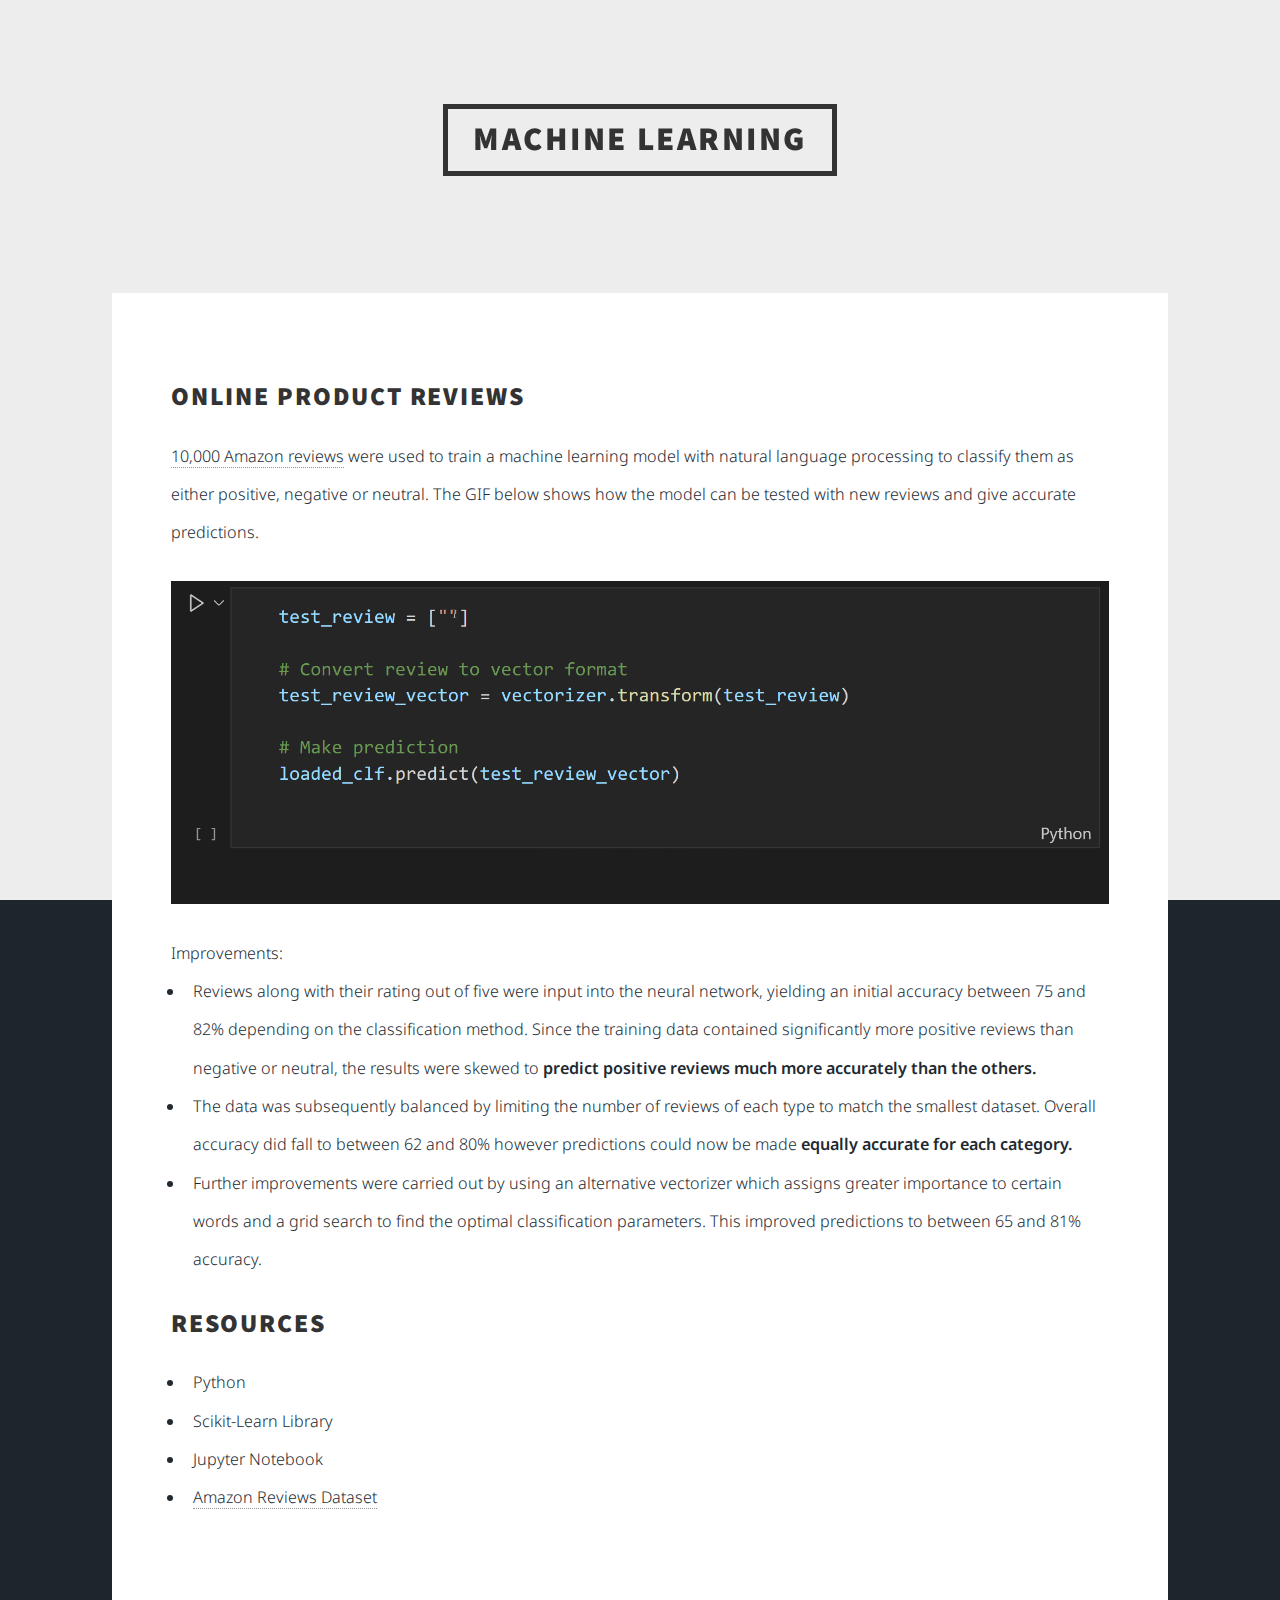
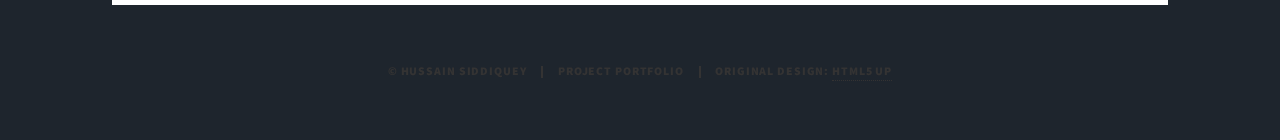
<file: sentimentClassifier.html>
<!DOCTYPE HTML>

<html>
	<head>
		<title>Sentiment Classifier</title>
		<meta charset="utf-8" />
		<meta name="viewport" content="width=device-width, initial-scale=1, user-scalable=no" />
		<link rel="stylesheet" href="assets/css/main.css" />
		<noscript><link rel="stylesheet" href="assets/css/noscript.css" /></noscript>
	</head>
	<body class="is-preload">

		<!-- Wrapper -->
			<div id="wrapper">

				<!-- Header -->
					<header id="header">
						<a href="index.html" class="logo">Machine Learning</a>
					</header>
				
				<!-- Main -->
					<div id="main">

						<!-- Post -->
                        <section class="post">
                            <!-- Image -->
                            <h2>Online Product Reviews</h2>
							<p><a href="http://jmcauley.ucsd.edu/data/amazon/">10,000 Amazon reviews</a> were used to train a machine learning model with natural language processing to classify them as either positive, negative or neutral. The GIF below shows how the model can be tested with new reviews and give accurate predictions.</p>
							<div class="box alt">
								<div class="row gtr-50 gtr-uniform">
									<div class="col-12"><span class="image fit"><img src="images/sentimentClassifier2.gif"></span></div>
								</div>
							</div>
							
							Improvements:</br>
							<ul>
								<li>Reviews along with their rating out of five were input into the neural network, yielding an initial accuracy between 75 and 82% depending on the classification method. Since the training data contained significantly more positive reviews than negative or neutral, the results were skewed to <b>predict positive reviews much more accurately than the others.</b></li>
								<li>The data was subsequently balanced by limiting the number of reviews of each type to match the smallest dataset. Overall accuracy did fall to between 62 and 80% however predictions could now be made <b>equally accurate for each category.</b></li>
								<li>Further improvements were carried out by using an alternative vectorizer which assigns greater importance to certain words and a grid search to find the optimal classification parameters. This improved predictions to between 65 and 81% accuracy.</li>
							</ul>

                            <!-- Lists -->
                            <h2>Resources</h2>
                            <div class="row">
                                <div class="col-6 col-12-small">
                                    <ul>
                                        <li>Python</li>
										<li>Scikit-Learn Library</li>
                                        <li>Jupyter Notebook</li>
										<li><a href="http://jmcauley.ucsd.edu/data/amazon/">Amazon Reviews Dataset</a></li>
                                    </ul>

                                </div>
                            
                            </div>
                        </section>
					</div>


				<!-- Copyright -->
					<div id="copyright">
						<ul><li>&copy; Hussain Siddiquey</li><li>Project Portfolio</li><li>Original Design: <a href="https://html5up.net">HTML5 UP</a></li></ul>
					</div>

			</div>

		<!-- Scripts -->
			<script src="assets/js/jquery.min.js"></script>
			<script src="assets/js/jquery.scrollex.min.js"></script>
			<script src="assets/js/jquery.scrolly.min.js"></script>
			<script src="assets/js/browser.min.js"></script>
			<script src="assets/js/breakpoints.min.js"></script>
			<script src="assets/js/util.js"></script>
			<script src="assets/js/main.js"></script>

	</body>
</html>
</file>
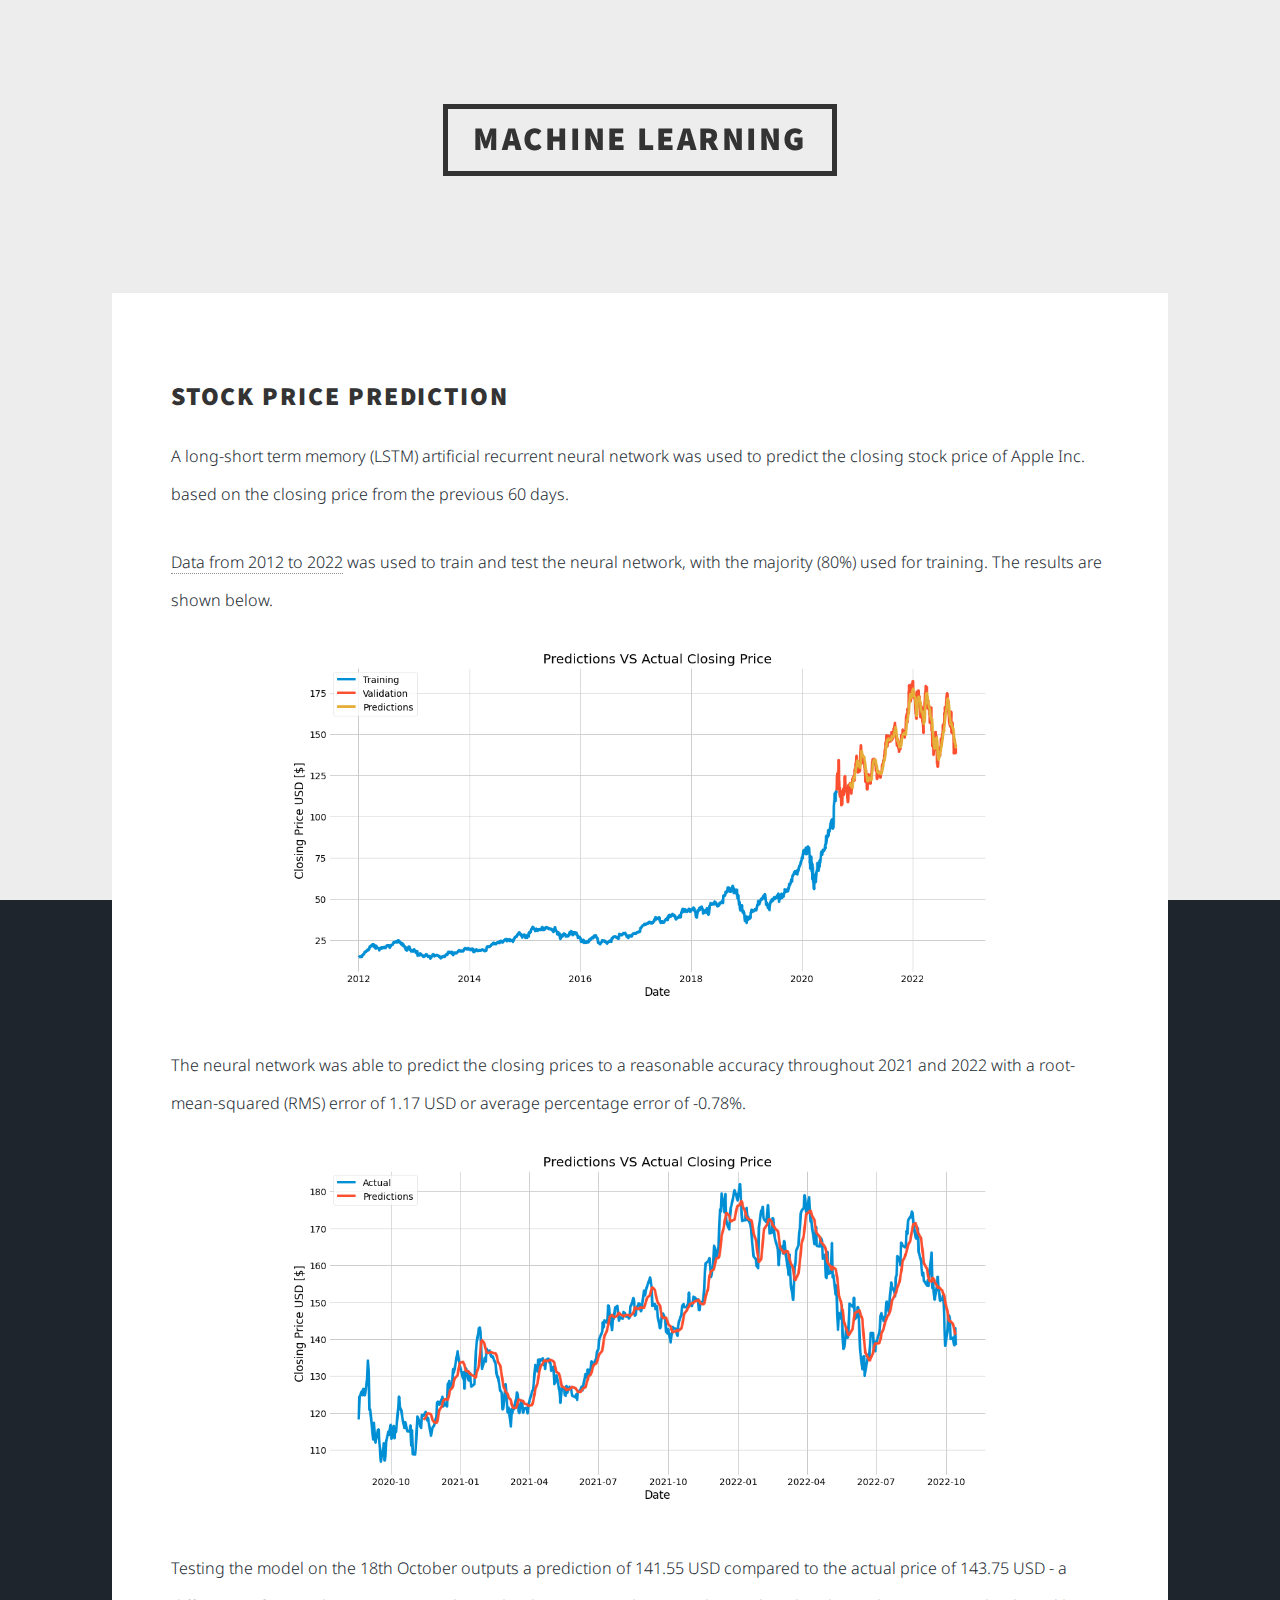
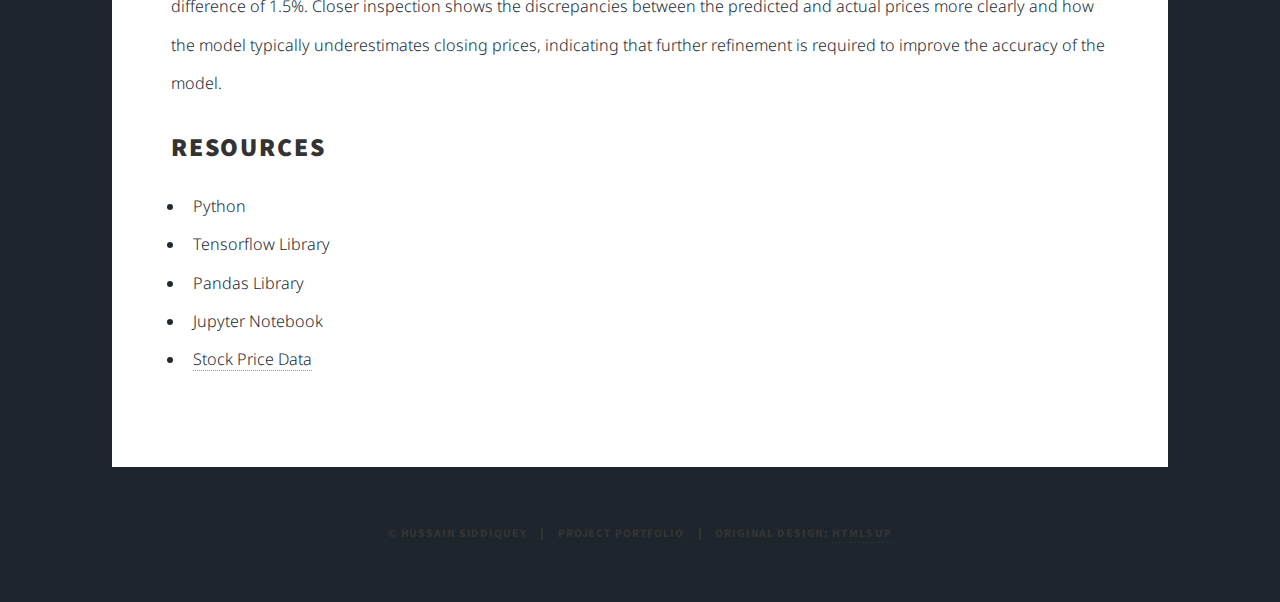
<file: stockPricePrediction.html>
<!DOCTYPE HTML>

<html>
	<head>
		<title>Stock Price Prediction</title>
		<meta charset="utf-8" />
		<meta name="viewport" content="width=device-width, initial-scale=1, user-scalable=no" />
		<link rel="stylesheet" href="assets/css/main.css" />
		<noscript><link rel="stylesheet" href="assets/css/noscript.css" /></noscript>
	</head>
	<body class="is-preload">

		<!-- Wrapper -->
			<div id="wrapper">

				<!-- Header -->
					<header id="header">
						<a href="index.html" class="logo">Machine Learning</a>
					</header>

				<!-- Main -->
					<div id="main">

						<!-- Post -->
                        <section class="post">
							 <!-- Text -->
                            <h2>Stock Price Prediction</h2>
							<p>A long-short term memory (LSTM) artificial recurrent neural network was used to predict the closing stock price of Apple Inc. based on the closing price from the previous 60 days.</p>
                            <p><a href="https://finance.yahoo.com/quote/AAPL/history?p=AAPL">Data from 2012 to 2022</a> was used to train and test the neural network, with the majority (80%) used for training. The results are shown below.</p>
                            
							<!-- Image -->
							<div class="box alt">
								<div style="text-align: center;">
									<img width="700" src="images/stockPricePredictionImage6.png">
								</div>
							</div>
                            <p>The neural network was able to predict the closing prices to a reasonable accuracy throughout 2021 and 2022 with a root-mean-squared (RMS) error of 1.17 USD or average percentage error of -0.78%.</p>
                            <div class="box alt">
								<div style="text-align: center;">
									<img width="700" src="images/stockPricePredictionImage7.png">
								</div>
							</div>
                            <p>Testing the model on the 18th October outputs a prediction of 141.55 USD compared to the actual price of 143.75 USD - a difference of 1.5%. Closer inspection shows the discrepancies between the predicted and actual prices more clearly and how the model typically underestimates closing prices, indicating that further refinement is required to improve the accuracy of the model.</p>
							
                            <!-- Lists -->
                            <h2>Resources</h2>
                            <div class="row">
                                <div class="col-6 col-12-small">
                                    <ul>
                                        <li>Python</li>
                                        <li>Tensorflow Library</li>
										<li>Pandas Library</li>
										<li>Jupyter Notebook</li>
										<li><a href="https://finance.yahoo.com/quote/AAPL/history?p=AAPL">Stock Price Data</a></li>
                                    </ul>

                                </div>
                            
                            </div>
                        </section>
					</div>


				<!-- Copyright -->
					<div id="copyright">
						<ul><li>&copy; Hussain Siddiquey</li><li>Project Portfolio</li><li>Original Design: <a href="https://html5up.net">HTML5 UP</a></li></ul>
					</div>

			</div>

		<!-- Scripts -->
			<script src="assets/js/jquery.min.js"></script>
			<script src="assets/js/jquery.scrollex.min.js"></script>
			<script src="assets/js/jquery.scrolly.min.js"></script>
			<script src="assets/js/browser.min.js"></script>
			<script src="assets/js/breakpoints.min.js"></script>
			<script src="assets/js/util.js"></script>
			<script src="assets/js/main.js"></script>

	</body>
</html>
</file>
<file: assets/css/main.css>
@import url(fontawesome-all.min.css);
@import url("https://fonts.googleapis.com/css?family=Merriweather:300,700,300italic,700italic|Source+Sans+Pro:900");
/* <style> */
@import url('https://fonts.googleapis.com/css2?family=Fira+Sans:wght@400;500;600;700&family=Noto+Sans:wght@100;200;300;400;500;600;700&family=Open+Sans:wght@300;400;500;600&family=Oxygen:wght@300;400;700&family=PT+Sans:wght@400;700&family=PT+Serif:wght@400;700&family=Quicksand:wght@300;400;500;600;700&family=Roboto+Slab:wght@100;300;400;500&family=Roboto:wght@100;300;400;500;700&family=Rubik:wght@300;400;500&family=Source+Sans+Pro:wght@300;400;600&family=Source+Serif+Pro:wght@300;400;600;700&family=Work+Sans:wght@400;500&display=swap');
/* </style> */
/*
	Massively by HTML5 UP
	html5up.net | @ajlkn
	Free for personal and commercial use under the CCA 3.0 license (html5up.net/license)
*/

html, body, div, span, applet, object,
iframe, h1, h2, h3, h4, h5, h6, p, blockquote,
pre, a, abbr, acronym, address, big, cite,
code, del, dfn, em, img, ins, kbd, q, s, samp,
small, strike, strong, sub, sup, tt, var, b,
u, i, center, dl, dt, dd, ol, ul, li, fieldset,
form, label, legend, table, caption, tbody,
tfoot, thead, tr, th, td, article, aside,
canvas, details, embed, figure, figcaption,
footer, header, hgroup, menu, nav, output, ruby,
section, summary, time, mark, audio, video {
	margin: 0;
	padding: 0;
	border: 0;
	font-size: 100%;
	font: inherit;
	vertical-align: baseline;}

article, aside, details, figcaption, figure,
footer, header, hgroup, menu, nav, section {
	display: block;}

body {
	line-height: 1;
}

ol, ul {
	list-style: none;
}

blockquote, q {
	quotes: none;
}

	blockquote:before, blockquote:after, q:before, q:after {
		content: '';
		content: none;
	}

table {
	border-collapse: collapse;
	border-spacing: 0;
}

body {
	-webkit-text-size-adjust: none;
}

mark {
	background-color: transparent;
	color: inherit;
}

input::-moz-focus-inner {
	border: 0;
	padding: 0;
}

input, select, textarea {
	-moz-appearance: none;
	-webkit-appearance: none;
	-ms-appearance: none;
	appearance: none;
}

/* Basic */

	@-ms-viewport {
		width: device-width;
	}

	body {
		-ms-overflow-style: scrollbar;
	}

	@media screen and (max-width: 480px) {

		html, body {
			min-width: 320px;
		}

	}

	html {
		box-sizing: border-box;
	}

	*, *:before, *:after {
		box-sizing: inherit;
	}

	body {
		background-color: #1e252d;
	}

		body.is-preload *, body.is-preload *:before, body.is-preload *:after {
			-moz-animation: none !important;
			-webkit-animation: none !important;
			-ms-animation: none !important;
			animation: none !important;
			-moz-transition: none !important;
			-webkit-transition: none !important;
			-ms-transition: none !important;
			transition: none !important;
		}

/* Type */

	html {
		font-size: 16pt;
	}

		@media screen and (max-width: 1680px) {

			html {
				font-size: 12pt;
			}

		}

		@media screen and (max-width: 1280px) {

			html {
				font-size: 11pt;
			}

		}

		@media screen and (max-width: 360px) {

			html {
				font-size: 10pt;
			}

		}

	body {
		color: #212931;
	}

	body, input, select, textarea {
		/* font-family: "Merriweather", Georgia, serif; */
		font-family: "Noto Sans", sans-serif;
		font-weight: 300;
		font-size: 1.1rem;
		line-height: 2.375;
		/* font-family: "Open Sans", Helvetica, sans-serif; */
		/* font-size: 17pt; */
		/* font-weight: 400; */
		/* letter-spacing: 0.075em; */
		/* line-height: 1.65em; */
	}

	a {
		-moz-transition: color 0.2s ease-in-out, background-color 0.2s ease-in-out, border-color 0.2s ease-in-out, box-shadow 0.2s ease-in-out;
		-webkit-transition: color 0.2s ease-in-out, background-color 0.2s ease-in-out, border-color 0.2s ease-in-out, box-shadow 0.2s ease-in-out;
		-ms-transition: color 0.2s ease-in-out, background-color 0.2s ease-in-out, border-color 0.2s ease-in-out, box-shadow 0.2s ease-in-out;
		transition: color 0.2s ease-in-out, background-color 0.2s ease-in-out, border-color 0.2s ease-in-out, box-shadow 0.2s ease-in-out;
		border-bottom: dotted 1px;
		text-decoration: none;
	}

		a:hover {
			border-bottom-color: transparent;
		}

	strong, b {
		font-weight: 600;
	}

	em, i {
		font-style: italic;
	}

	p {
		text-align: left; /* Text alignment */
		margin: 0 0 2rem 0;
	}

	h1, h2, h3, h4, h5, h6 {
		font-family: "Source Sans Pro", Helvetica, sans-serif;
		font-weight: 900;
		line-height: 1.5;
		letter-spacing: 0.075em;
		text-transform: uppercase;
		margin: 0 0 1rem 0;
	}

		h1 a, h2 a, h3 a, h4 a, h5 a, h6 a {
			border-bottom: 0;
			color: inherit;
			text-decoration: none;
		}

	h1 {
		font-size: 4rem;
		line-height: 1.1;
		margin: 0 0 2rem 0;
	}

	h2 {
		font-size: 1.75rem;
		line-height: 1.3;
		margin: 0 0 1.5rem 0;
	}

	h3 {
		font-size: 1.25rem;
		margin: 0 0 1.5rem 0;
	}

	h4 {
		font-size: 1rem;
	}

	h5 {
		font-size: 0.9rem;
	}

	h6 {
		font-size: 0.8rem;
	}

	sub {
		font-size: 0.8rem;
		position: relative;
		top: 0.5rem;
	}

	sup {
		font-size: 0.8rem;
		position: relative;
		top: -0.5rem;
	}

	blockquote {
		border-left: solid 4px;
		font-style: italic;
		margin: 0 0 2rem 0;
		padding: 0.5rem 0 0.5rem 2rem;
	}

	code {
		border: solid 2px;
		font-family: "Courier New", monospace;
		font-size: 0.9rem;
		margin: 0 0.25rem;
		padding: 0.25rem 0.65rem;
	}

	pre {
		-webkit-overflow-scrolling: touch;
		font-family: "Courier New", monospace;
		font-size: 0.9rem;
		margin: 0 0 2rem 0;
	}

		pre code {
			display: block;
			line-height: 1.75;
			padding: 1rem 1.5rem;
			overflow-x: auto;
		}

	hr {
		border: 0;
		border-bottom: solid 2px;
		margin: 3rem 0;
	}

		hr.major {
			margin: 5rem 0;
		}

	.align-left {
		text-align: left;
	}

	.align-center {
		text-align: center;
	}

	.align-right {
		text-align: right;
	}

	input, select, textarea {
		color: #212931;
	}

	a {
		color: #212931;
		border-bottom-color: rgba(33, 41, 49, 0.5);
	}

		a:hover {
			border-bottom-color: transparent;
			color: #18bfef !important;
		}

	strong, b {
		color: #212931;
	}

	h1, h2, h3, h4, h5, h6 {
		color: #343333; /* Header colours */
	}

	blockquote {
		border-left-color: #eeeeee;
	}

	code {
		background: rgba(220, 220, 220, 0.25);
		border-color: #eeeeee;
	}

	hr {
		border-bottom-color: #eeeeee;
	}

/* Row */

	.row {
		display: flex;
		flex-wrap: wrap;
		box-sizing: border-box;
		align-items: stretch;
	}

		.row > * {
			box-sizing: border-box;
		}

		.row.gtr-uniform > * > :last-child {
			margin-bottom: 0;
		}

		.row.aln-left {
			justify-content: flex-start;
		}

		.row.aln-center {
			justify-content: center;
		}

		.row.aln-right {
			justify-content: flex-end;
		}

		.row.aln-top {
			align-items: flex-start;
		}

		.row.aln-middle {
			align-items: center;
		}

		.row.aln-bottom {
			align-items: flex-end;
		}

		.row > .imp {
			order: -1;
		}

		.row > .col-1 {
			width: 8.33333%;
		}

		.row > .off-1 {
			margin-left: 8.33333%;
		}

		.row > .col-2 {
			width: 16.66667%;
		}

		.row > .off-2 {
			margin-left: 16.66667%;
		}

		.row > .col-3 {
			width: 25%;
		}

		.row > .off-3 {
			margin-left: 25%;
		}

		.row > .col-4 {
			width: 33.33333%;
		}

		.row > .off-4 {
			margin-left: 33.33333%;
		}

		.row > .col-5 {
			width: 41.66667%;
		}

		.row > .off-5 {
			margin-left: 41.66667%;
		}

		.row > .col-6 {
			width: 50%;
		}

		.row > .off-6 {
			margin-left: 50%;
		}

		.row > .col-7 {
			width: 58.33333%;
		}

		.row > .off-7 {
			margin-left: 58.33333%;
		}

		.row > .col-8 {
			width: 66.66667%;
		}

		.row > .off-8 {
			margin-left: 66.66667%;
		}

		.row > .col-9 {
			width: 75%;
		}

		.row > .off-9 {
			margin-left: 75%;
		}

		.row > .col-10 {
			width: 83.33333%;
		}

		.row > .off-10 {
			margin-left: 83.33333%;
		}

		.row > .col-11 {
			width: 91.66667%;
		}

		.row > .off-11 {
			margin-left: 91.66667%;
		}

		.row > .col-12 {
			width: 100%;
		}

		.row > .off-12 {
			margin-left: 100%;
		}

		.row.gtr-0 {
			margin-top: 0;
			margin-left: 0rem;
		}

			.row.gtr-0 > * {
				padding: 0 0 0 0rem;
			}

			.row.gtr-0.gtr-uniform {
				margin-top: 0rem;
			}

				.row.gtr-0.gtr-uniform > * {
					padding-top: 0rem;
				}

		.row.gtr-25 {
			margin-top: 0;
			margin-left: -0.375rem;
		}

			.row.gtr-25 > * {
				padding: 0 0 0 0.375rem;
			}

			.row.gtr-25.gtr-uniform {
				margin-top: -0.375rem;
			}

				.row.gtr-25.gtr-uniform > * {
					padding-top: 0.375rem;
				}

		.row.gtr-50 {
			margin-top: 0;
			margin-left: -0.75rem;
		}

			.row.gtr-50 > * {
				padding: 0 0 0 0.75rem;
			}

			.row.gtr-50.gtr-uniform {
				margin-top: -0.75rem;
			}

				.row.gtr-50.gtr-uniform > * {
					padding-top: 0.75rem;
				}

		.row {
			margin-top: 0;
			margin-left: -1.5rem;
		}

			.row > * {
				padding: 0 0 0 1.5rem;
			}

			.row.gtr-uniform {
				margin-top: -1.5rem;
			}

				.row.gtr-uniform > * {
					padding-top: 1.5rem;
				}

		.row.gtr-150 {
			margin-top: 0;
			margin-left: -2.25rem;
		}

			.row.gtr-150 > * {
				padding: 0 0 0 2.25rem;
			}

			.row.gtr-150.gtr-uniform {
				margin-top: -2.25rem;
			}

				.row.gtr-150.gtr-uniform > * {
					padding-top: 2.25rem;
				}

		.row.gtr-200 {
			margin-top: 0;
			margin-left: -3rem;
		}

			.row.gtr-200 > * {
				padding: 0 0 0 3rem;
			}

			.row.gtr-200.gtr-uniform {
				margin-top: -3rem;
			}

				.row.gtr-200.gtr-uniform > * {
					padding-top: 3rem;
				}

		@media screen and (max-width: 1680px) {

			.row {
				display: flex;
				flex-wrap: wrap;
				box-sizing: border-box;
				align-items: stretch;
			}

				.row > * {
					box-sizing: border-box;
				}

				.row.gtr-uniform > * > :last-child {
					margin-bottom: 0;
				}

				.row.aln-left {
					justify-content: flex-start;
				}

				.row.aln-center {
					justify-content: center;
				}

				.row.aln-right {
					justify-content: flex-end;
				}

				.row.aln-top {
					align-items: flex-start;
				}

				.row.aln-middle {
					align-items: center;
				}

				.row.aln-bottom {
					align-items: flex-end;
				}

				.row > .imp-xlarge {
					order: -1;
				}

				.row > .col-1-xlarge {
					width: 8.33333%;
				}

				.row > .off-1-xlarge {
					margin-left: 8.33333%;
				}

				.row > .col-2-xlarge {
					width: 16.66667%;
				}

				.row > .off-2-xlarge {
					margin-left: 16.66667%;
				}

				.row > .col-3-xlarge {
					width: 25%;
				}

				.row > .off-3-xlarge {
					margin-left: 25%;
				}

				.row > .col-4-xlarge {
					width: 33.33333%;
				}

				.row > .off-4-xlarge {
					margin-left: 33.33333%;
				}

				.row > .col-5-xlarge {
					width: 41.66667%;
				}

				.row > .off-5-xlarge {
					margin-left: 41.66667%;
				}

				.row > .col-6-xlarge {
					width: 50%;
				}

				.row > .off-6-xlarge {
					margin-left: 50%;
				}

				.row > .col-7-xlarge {
					width: 58.33333%;
				}

				.row > .off-7-xlarge {
					margin-left: 58.33333%;
				}

				.row > .col-8-xlarge {
					width: 66.66667%;
				}

				.row > .off-8-xlarge {
					margin-left: 66.66667%;
				}

				.row > .col-9-xlarge {
					width: 75%;
				}

				.row > .off-9-xlarge {
					margin-left: 75%;
				}

				.row > .col-10-xlarge {
					width: 83.33333%;
				}

				.row > .off-10-xlarge {
					margin-left: 83.33333%;
				}

				.row > .col-11-xlarge {
					width: 91.66667%;
				}

				.row > .off-11-xlarge {
					margin-left: 91.66667%;
				}

				.row > .col-12-xlarge {
					width: 100%;
				}

				.row > .off-12-xlarge {
					margin-left: 100%;
				}

				.row.gtr-0 {
					margin-top: 0;
					margin-left: 0rem;
				}

					.row.gtr-0 > * {
						padding: 0 0 0 0rem;
					}

					.row.gtr-0.gtr-uniform {
						margin-top: 0rem;
					}

						.row.gtr-0.gtr-uniform > * {
							padding-top: 0rem;
						}

				.row.gtr-25 {
					margin-top: 0;
					margin-left: -0.375rem;
				}

					.row.gtr-25 > * {
						padding: 0 0 0 0.375rem;
					}

					.row.gtr-25.gtr-uniform {
						margin-top: -0.375rem;
					}

						.row.gtr-25.gtr-uniform > * {
							padding-top: 0.375rem;
						}

				.row.gtr-50 {
					margin-top: 0;
					margin-left: -0.75rem;
				}

					.row.gtr-50 > * {
						padding: 0 0 0 0.75rem;
					}

					.row.gtr-50.gtr-uniform {
						margin-top: -0.75rem;
					}

						.row.gtr-50.gtr-uniform > * {
							padding-top: 0.75rem;
						}

				.row {
					margin-top: 0;
					margin-left: -1.5rem;
				}

					.row > * {
						padding: 0 0 0 1.5rem;
					}

					.row.gtr-uniform {
						margin-top: -1.5rem;
					}

						.row.gtr-uniform > * {
							padding-top: 1.5rem;
						}

				.row.gtr-150 {
					margin-top: 0;
					margin-left: -2.25rem;
				}

					.row.gtr-150 > * {
						padding: 0 0 0 2.25rem;
					}

					.row.gtr-150.gtr-uniform {
						margin-top: -2.25rem;
					}

						.row.gtr-150.gtr-uniform > * {
							padding-top: 2.25rem;
						}

				.row.gtr-200 {
					margin-top: 0;
					margin-left: -3rem;
				}

					.row.gtr-200 > * {
						padding: 0 0 0 3rem;
					}

					.row.gtr-200.gtr-uniform {
						margin-top: -3rem;
					}

						.row.gtr-200.gtr-uniform > * {
							padding-top: 3rem;
						}

		}

		@media screen and (max-width: 1280px) {

			.row {
				display: flex;
				flex-wrap: wrap;
				box-sizing: border-box;
				align-items: stretch;
			}

				.row > * {
					box-sizing: border-box;
				}

				.row.gtr-uniform > * > :last-child {
					margin-bottom: 0;
				}

				.row.aln-left {
					justify-content: flex-start;
				}

				.row.aln-center {
					justify-content: center;
				}

				.row.aln-right {
					justify-content: flex-end;
				}

				.row.aln-top {
					align-items: flex-start;
				}

				.row.aln-middle {
					align-items: center;
				}

				.row.aln-bottom {
					align-items: flex-end;
				}

				.row > .imp-large {
					order: -1;
				}

				.row > .col-1-large {
					width: 8.33333%;
				}

				.row > .off-1-large {
					margin-left: 8.33333%;
				}

				.row > .col-2-large {
					width: 16.66667%;
				}

				.row > .off-2-large {
					margin-left: 16.66667%;
				}

				.row > .col-3-large {
					width: 25%;
				}

				.row > .off-3-large {
					margin-left: 25%;
				}

				.row > .col-4-large {
					width: 33.33333%;
				}

				.row > .off-4-large {
					margin-left: 33.33333%;
				}

				.row > .col-5-large {
					width: 41.66667%;
				}

				.row > .off-5-large {
					margin-left: 41.66667%;
				}

				.row > .col-6-large {
					width: 50%;
				}

				.row > .off-6-large {
					margin-left: 50%;
				}

				.row > .col-7-large {
					width: 58.33333%;
				}

				.row > .off-7-large {
					margin-left: 58.33333%;
				}

				.row > .col-8-large {
					width: 66.66667%;
				}

				.row > .off-8-large {
					margin-left: 66.66667%;
				}

				.row > .col-9-large {
					width: 75%;
				}

				.row > .off-9-large {
					margin-left: 75%;
				}

				.row > .col-10-large {
					width: 83.33333%;
				}

				.row > .off-10-large {
					margin-left: 83.33333%;
				}

				.row > .col-11-large {
					width: 91.66667%;
				}

				.row > .off-11-large {
					margin-left: 91.66667%;
				}

				.row > .col-12-large {
					width: 100%;
				}

				.row > .off-12-large {
					margin-left: 100%;
				}

				.row.gtr-0 {
					margin-top: 0;
					margin-left: 0rem;
				}

					.row.gtr-0 > * {
						padding: 0 0 0 0rem;
					}

					.row.gtr-0.gtr-uniform {
						margin-top: 0rem;
					}

						.row.gtr-0.gtr-uniform > * {
							padding-top: 0rem;
						}

				.row.gtr-25 {
					margin-top: 0;
					margin-left: -0.375rem;
				}

					.row.gtr-25 > * {
						padding: 0 0 0 0.375rem;
					}

					.row.gtr-25.gtr-uniform {
						margin-top: -0.375rem;
					}

						.row.gtr-25.gtr-uniform > * {
							padding-top: 0.375rem;
						}

				.row.gtr-50 {
					margin-top: 0;
					margin-left: -0.75rem;
				}

					.row.gtr-50 > * {
						padding: 0 0 0 0.75rem;
					}

					.row.gtr-50.gtr-uniform {
						margin-top: -0.75rem;
					}

						.row.gtr-50.gtr-uniform > * {
							padding-top: 0.75rem;
						}

				.row {
					margin-top: 0;
					margin-left: -1.5rem;
				}

					.row > * {
						padding: 0 0 0 1.5rem;
					}

					.row.gtr-uniform {
						margin-top: -1.5rem;
					}

						.row.gtr-uniform > * {
							padding-top: 1.5rem;
						}

				.row.gtr-150 {
					margin-top: 0;
					margin-left: -2.25rem;
				}

					.row.gtr-150 > * {
						padding: 0 0 0 2.25rem;
					}

					.row.gtr-150.gtr-uniform {
						margin-top: -2.25rem;
					}

						.row.gtr-150.gtr-uniform > * {
							padding-top: 2.25rem;
						}

				.row.gtr-200 {
					margin-top: 0;
					margin-left: -3rem;
				}

					.row.gtr-200 > * {
						padding: 0 0 0 3rem;
					}

					.row.gtr-200.gtr-uniform {
						margin-top: -3rem;
					}

						.row.gtr-200.gtr-uniform > * {
							padding-top: 3rem;
						}

		}

		@media screen and (max-width: 980px) {

			.row {
				display: flex;
				flex-wrap: wrap;
				box-sizing: border-box;
				align-items: stretch;
			}

				.row > * {
					box-sizing: border-box;
				}

				.row.gtr-uniform > * > :last-child {
					margin-bottom: 0;
				}

				.row.aln-left {
					justify-content: flex-start;
				}

				.row.aln-center {
					justify-content: center;
				}

				.row.aln-right {
					justify-content: flex-end;
				}

				.row.aln-top {
					align-items: flex-start;
				}

				.row.aln-middle {
					align-items: center;
				}

				.row.aln-bottom {
					align-items: flex-end;
				}

				.row > .imp-medium {
					order: -1;
				}

				.row > .col-1-medium {
					width: 8.33333%;
				}

				.row > .off-1-medium {
					margin-left: 8.33333%;
				}

				.row > .col-2-medium {
					width: 16.66667%;
				}

				.row > .off-2-medium {
					margin-left: 16.66667%;
				}

				.row > .col-3-medium {
					width: 25%;
				}

				.row > .off-3-medium {
					margin-left: 25%;
				}

				.row > .col-4-medium {
					width: 33.33333%;
				}

				.row > .off-4-medium {
					margin-left: 33.33333%;
				}

				.row > .col-5-medium {
					width: 41.66667%;
				}

				.row > .off-5-medium {
					margin-left: 41.66667%;
				}

				.row > .col-6-medium {
					width: 50%;
				}

				.row > .off-6-medium {
					margin-left: 50%;
				}

				.row > .col-7-medium {
					width: 58.33333%;
				}

				.row > .off-7-medium {
					margin-left: 58.33333%;
				}

				.row > .col-8-medium {
					width: 66.66667%;
				}

				.row > .off-8-medium {
					margin-left: 66.66667%;
				}

				.row > .col-9-medium {
					width: 75%;
				}

				.row > .off-9-medium {
					margin-left: 75%;
				}

				.row > .col-10-medium {
					width: 83.33333%;
				}

				.row > .off-10-medium {
					margin-left: 83.33333%;
				}

				.row > .col-11-medium {
					width: 91.66667%;
				}

				.row > .off-11-medium {
					margin-left: 91.66667%;
				}

				.row > .col-12-medium {
					width: 100%;
				}

				.row > .off-12-medium {
					margin-left: 100%;
				}

				.row.gtr-0 {
					margin-top: 0;
					margin-left: 0rem;
				}

					.row.gtr-0 > * {
						padding: 0 0 0 0rem;
					}

					.row.gtr-0.gtr-uniform {
						margin-top: 0rem;
					}

						.row.gtr-0.gtr-uniform > * {
							padding-top: 0rem;
						}

				.row.gtr-25 {
					margin-top: 0;
					margin-left: -0.375rem;
				}

					.row.gtr-25 > * {
						padding: 0 0 0 0.375rem;
					}

					.row.gtr-25.gtr-uniform {
						margin-top: -0.375rem;
					}

						.row.gtr-25.gtr-uniform > * {
							padding-top: 0.375rem;
						}

				.row.gtr-50 {
					margin-top: 0;
					margin-left: -0.75rem;
				}

					.row.gtr-50 > * {
						padding: 0 0 0 0.75rem;
					}

					.row.gtr-50.gtr-uniform {
						margin-top: -0.75rem;
					}

						.row.gtr-50.gtr-uniform > * {
							padding-top: 0.75rem;
						}

				.row {
					margin-top: 0;
					margin-left: -1.5rem;
				}

					.row > * {
						padding: 0 0 0 1.5rem;
					}

					.row.gtr-uniform {
						margin-top: -1.5rem;
					}

						.row.gtr-uniform > * {
							padding-top: 1.5rem;
						}

				.row.gtr-150 {
					margin-top: 0;
					margin-left: -2.25rem;
				}

					.row.gtr-150 > * {
						padding: 0 0 0 2.25rem;
					}

					.row.gtr-150.gtr-uniform {
						margin-top: -2.25rem;
					}

						.row.gtr-150.gtr-uniform > * {
							padding-top: 2.25rem;
						}

				.row.gtr-200 {
					margin-top: 0;
					margin-left: -3rem;
				}

					.row.gtr-200 > * {
						padding: 0 0 0 3rem;
					}

					.row.gtr-200.gtr-uniform {
						margin-top: -3rem;
					}

						.row.gtr-200.gtr-uniform > * {
							padding-top: 3rem;
						}

		}

		@media screen and (max-width: 736px) {

			.row {
				display: flex;
				flex-wrap: wrap;
				box-sizing: border-box;
				align-items: stretch;
			}

				.row > * {
					box-sizing: border-box;
				}

				.row.gtr-uniform > * > :last-child {
					margin-bottom: 0;
				}

				.row.aln-left {
					justify-content: flex-start;
				}

				.row.aln-center {
					justify-content: center;
				}

				.row.aln-right {
					justify-content: flex-end;
				}

				.row.aln-top {
					align-items: flex-start;
				}

				.row.aln-middle {
					align-items: center;
				}

				.row.aln-bottom {
					align-items: flex-end;
				}

				.row > .imp-small {
					order: -1;
				}

				.row > .col-1-small {
					width: 8.33333%;
				}

				.row > .off-1-small {
					margin-left: 8.33333%;
				}

				.row > .col-2-small {
					width: 16.66667%;
				}

				.row > .off-2-small {
					margin-left: 16.66667%;
				}

				.row > .col-3-small {
					width: 25%;
				}

				.row > .off-3-small {
					margin-left: 25%;
				}

				.row > .col-4-small {
					width: 33.33333%;
				}

				.row > .off-4-small {
					margin-left: 33.33333%;
				}

				.row > .col-5-small {
					width: 41.66667%;
				}

				.row > .off-5-small {
					margin-left: 41.66667%;
				}

				.row > .col-6-small {
					width: 50%;
				}

				.row > .off-6-small {
					margin-left: 50%;
				}

				.row > .col-7-small {
					width: 58.33333%;
				}

				.row > .off-7-small {
					margin-left: 58.33333%;
				}

				.row > .col-8-small {
					width: 66.66667%;
				}

				.row > .off-8-small {
					margin-left: 66.66667%;
				}

				.row > .col-9-small {
					width: 75%;
				}

				.row > .off-9-small {
					margin-left: 75%;
				}

				.row > .col-10-small {
					width: 83.33333%;
				}

				.row > .off-10-small {
					margin-left: 83.33333%;
				}

				.row > .col-11-small {
					width: 91.66667%;
				}

				.row > .off-11-small {
					margin-left: 91.66667%;
				}

				.row > .col-12-small {
					width: 100%;
				}

				.row > .off-12-small {
					margin-left: 100%;
				}

				.row.gtr-0 {
					margin-top: 0;
					margin-left: 0rem;
				}

					.row.gtr-0 > * {
						padding: 0 0 0 0rem;
					}

					.row.gtr-0.gtr-uniform {
						margin-top: 0rem;
					}

						.row.gtr-0.gtr-uniform > * {
							padding-top: 0rem;
						}

				.row.gtr-25 {
					margin-top: 0;
					margin-left: -0.375rem;
				}

					.row.gtr-25 > * {
						padding: 0 0 0 0.375rem;
					}

					.row.gtr-25.gtr-uniform {
						margin-top: -0.375rem;
					}

						.row.gtr-25.gtr-uniform > * {
							padding-top: 0.375rem;
						}

				.row.gtr-50 {
					margin-top: 0;
					margin-left: -0.75rem;
				}

					.row.gtr-50 > * {
						padding: 0 0 0 0.75rem;
					}

					.row.gtr-50.gtr-uniform {
						margin-top: -0.75rem;
					}

						.row.gtr-50.gtr-uniform > * {
							padding-top: 0.75rem;
						}

				.row {
					margin-top: 0;
					margin-left: -1.5rem;
				}

					.row > * {
						padding: 0 0 0 1.5rem;
					}

					.row.gtr-uniform {
						margin-top: -1.5rem;
					}

						.row.gtr-uniform > * {
							padding-top: 1.5rem;
						}

				.row.gtr-150 {
					margin-top: 0;
					margin-left: -2.25rem;
				}

					.row.gtr-150 > * {
						padding: 0 0 0 2.25rem;
					}

					.row.gtr-150.gtr-uniform {
						margin-top: -2.25rem;
					}

						.row.gtr-150.gtr-uniform > * {
							padding-top: 2.25rem;
						}

				.row.gtr-200 {
					margin-top: 0;
					margin-left: -3rem;
				}

					.row.gtr-200 > * {
						padding: 0 0 0 3rem;
					}

					.row.gtr-200.gtr-uniform {
						margin-top: -3rem;
					}

						.row.gtr-200.gtr-uniform > * {
							padding-top: 3rem;
						}

		}

		@media screen and (max-width: 480px) {

			.row {
				display: flex;
				flex-wrap: wrap;
				box-sizing: border-box;
				align-items: stretch;
			}

				.row > * {
					box-sizing: border-box;
				}

				.row.gtr-uniform > * > :last-child {
					margin-bottom: 0;
				}

				.row.aln-left {
					justify-content: flex-start;
				}

				.row.aln-center {
					justify-content: center;
				}

				.row.aln-right {
					justify-content: flex-end;
				}

				.row.aln-top {
					align-items: flex-start;
				}

				.row.aln-middle {
					align-items: center;
				}

				.row.aln-bottom {
					align-items: flex-end;
				}

				.row > .imp-xsmall {
					order: -1;
				}

				.row > .col-1-xsmall {
					width: 8.33333%;
				}

				.row > .off-1-xsmall {
					margin-left: 8.33333%;
				}

				.row > .col-2-xsmall {
					width: 16.66667%;
				}

				.row > .off-2-xsmall {
					margin-left: 16.66667%;
				}

				.row > .col-3-xsmall {
					width: 25%;
				}

				.row > .off-3-xsmall {
					margin-left: 25%;
				}

				.row > .col-4-xsmall {
					width: 33.33333%;
				}

				.row > .off-4-xsmall {
					margin-left: 33.33333%;
				}

				.row > .col-5-xsmall {
					width: 41.66667%;
				}

				.row > .off-5-xsmall {
					margin-left: 41.66667%;
				}

				.row > .col-6-xsmall {
					width: 50%;
				}

				.row > .off-6-xsmall {
					margin-left: 50%;
				}

				.row > .col-7-xsmall {
					width: 58.33333%;
				}

				.row > .off-7-xsmall {
					margin-left: 58.33333%;
				}

				.row > .col-8-xsmall {
					width: 66.66667%;
				}

				.row > .off-8-xsmall {
					margin-left: 66.66667%;
				}

				.row > .col-9-xsmall {
					width: 75%;
				}

				.row > .off-9-xsmall {
					margin-left: 75%;
				}

				.row > .col-10-xsmall {
					width: 83.33333%;
				}

				.row > .off-10-xsmall {
					margin-left: 83.33333%;
				}

				.row > .col-11-xsmall {
					width: 91.66667%;
				}

				.row > .off-11-xsmall {
					margin-left: 91.66667%;
				}

				.row > .col-12-xsmall {
					width: 100%;
				}

				.row > .off-12-xsmall {
					margin-left: 100%;
				}

				.row.gtr-0 {
					margin-top: 0;
					margin-left: 0rem;
				}

					.row.gtr-0 > * {
						padding: 0 0 0 0rem;
					}

					.row.gtr-0.gtr-uniform {
						margin-top: 0rem;
					}

						.row.gtr-0.gtr-uniform > * {
							padding-top: 0rem;
						}

				.row.gtr-25 {
					margin-top: 0;
					margin-left: -0.375rem;
				}

					.row.gtr-25 > * {
						padding: 0 0 0 0.375rem;
					}

					.row.gtr-25.gtr-uniform {
						margin-top: -0.375rem;
					}

						.row.gtr-25.gtr-uniform > * {
							padding-top: 0.375rem;
						}

				.row.gtr-50 {
					margin-top: 0;
					margin-left: -0.75rem;
				}

					.row.gtr-50 > * {
						padding: 0 0 0 0.75rem;
					}

					.row.gtr-50.gtr-uniform {
						margin-top: -0.75rem;
					}

						.row.gtr-50.gtr-uniform > * {
							padding-top: 0.75rem;
						}

				.row {
					margin-top: 0;
					margin-left: -1.5rem;
				}

					.row > * {
						padding: 0 0 0 1.5rem;
					}

					.row.gtr-uniform {
						margin-top: -1.5rem;
					}

						.row.gtr-uniform > * {
							padding-top: 1.5rem;
						}

				.row.gtr-150 {
					margin-top: 0;
					margin-left: -2.25rem;
				}

					.row.gtr-150 > * {
						padding: 0 0 0 2.25rem;
					}

					.row.gtr-150.gtr-uniform {
						margin-top: -2.25rem;
					}

						.row.gtr-150.gtr-uniform > * {
							padding-top: 2.25rem;
						}

				.row.gtr-200 {
					margin-top: 0;
					margin-left: -3rem;
				}

					.row.gtr-200 > * {
						padding: 0 0 0 3rem;
					}

					.row.gtr-200.gtr-uniform {
						margin-top: -3rem;
					}

						.row.gtr-200.gtr-uniform > * {
							padding-top: 3rem;
						}

		}

		@media screen and (max-width: 360px) {

			.row {
				display: flex;
				flex-wrap: wrap;
				box-sizing: border-box;
				align-items: stretch;
			}

				.row > * {
					box-sizing: border-box;
				}

				.row.gtr-uniform > * > :last-child {
					margin-bottom: 0;
				}

				.row.aln-left {
					justify-content: flex-start;
				}

				.row.aln-center {
					justify-content: center;
				}

				.row.aln-right {
					justify-content: flex-end;
				}

				.row.aln-top {
					align-items: flex-start;
				}

				.row.aln-middle {
					align-items: center;
				}

				.row.aln-bottom {
					align-items: flex-end;
				}

				.row > .imp-xxsmall {
					order: -1;
				}

				.row > .col-1-xxsmall {
					width: 8.33333%;
				}

				.row > .off-1-xxsmall {
					margin-left: 8.33333%;
				}

				.row > .col-2-xxsmall {
					width: 16.66667%;
				}

				.row > .off-2-xxsmall {
					margin-left: 16.66667%;
				}

				.row > .col-3-xxsmall {
					width: 25%;
				}

				.row > .off-3-xxsmall {
					margin-left: 25%;
				}

				.row > .col-4-xxsmall {
					width: 33.33333%;
				}

				.row > .off-4-xxsmall {
					margin-left: 33.33333%;
				}

				.row > .col-5-xxsmall {
					width: 41.66667%;
				}

				.row > .off-5-xxsmall {
					margin-left: 41.66667%;
				}

				.row > .col-6-xxsmall {
					width: 50%;
				}

				.row > .off-6-xxsmall {
					margin-left: 50%;
				}

				.row > .col-7-xxsmall {
					width: 58.33333%;
				}

				.row > .off-7-xxsmall {
					margin-left: 58.33333%;
				}

				.row > .col-8-xxsmall {
					width: 66.66667%;
				}

				.row > .off-8-xxsmall {
					margin-left: 66.66667%;
				}

				.row > .col-9-xxsmall {
					width: 75%;
				}

				.row > .off-9-xxsmall {
					margin-left: 75%;
				}

				.row > .col-10-xxsmall {
					width: 83.33333%;
				}

				.row > .off-10-xxsmall {
					margin-left: 83.33333%;
				}

				.row > .col-11-xxsmall {
					width: 91.66667%;
				}

				.row > .off-11-xxsmall {
					margin-left: 91.66667%;
				}

				.row > .col-12-xxsmall {
					width: 100%;
				}

				.row > .off-12-xxsmall {
					margin-left: 100%;
				}

				.row.gtr-0 {
					margin-top: 0;
					margin-left: 0rem;
				}

					.row.gtr-0 > * {
						padding: 0 0 0 0rem;
					}

					.row.gtr-0.gtr-uniform {
						margin-top: 0rem;
					}

						.row.gtr-0.gtr-uniform > * {
							padding-top: 0rem;
						}

				.row.gtr-25 {
					margin-top: 0;
					margin-left: -0.375rem;
				}

					.row.gtr-25 > * {
						padding: 0 0 0 0.375rem;
					}

					.row.gtr-25.gtr-uniform {
						margin-top: -0.375rem;
					}

						.row.gtr-25.gtr-uniform > * {
							padding-top: 0.375rem;
						}

				.row.gtr-50 {
					margin-top: 0;
					margin-left: -0.75rem;
				}

					.row.gtr-50 > * {
						padding: 0 0 0 0.75rem;
					}

					.row.gtr-50.gtr-uniform {
						margin-top: -0.75rem;
					}

						.row.gtr-50.gtr-uniform > * {
							padding-top: 0.75rem;
						}

				.row {
					margin-top: 0;
					margin-left: -1.5rem;
				}

					.row > * {
						padding: 0 0 0 1.5rem;
					}

					.row.gtr-uniform {
						margin-top: -1.5rem;
					}

						.row.gtr-uniform > * {
							padding-top: 1.5rem;
						}

				.row.gtr-150 {
					margin-top: 0;
					margin-left: -2.25rem;
				}

					.row.gtr-150 > * {
						padding: 0 0 0 2.25rem;
					}

					.row.gtr-150.gtr-uniform {
						margin-top: -2.25rem;
					}

						.row.gtr-150.gtr-uniform > * {
							padding-top: 2.25rem;
						}

				.row.gtr-200 {
					margin-top: 0;
					margin-left: -3rem;
				}

					.row.gtr-200 > * {
						padding: 0 0 0 3rem;
					}

					.row.gtr-200.gtr-uniform {
						margin-top: -3rem;
					}

						.row.gtr-200.gtr-uniform > * {
							padding-top: 3rem;
						}

		}

/* Box */

	.box {
		border: solid 2px;
		margin-bottom: 2rem;
		padding: 1.5rem;
	}

		.box > :last-child,
		.box > :last-child > :last-child,
		.box > :last-child > :last-child > :last-child {
			margin-bottom: 0;
		}

		.box.alt {
			border: 0;
			border-radius: 0;
			padding: 0;
		}

	.box {
		border-color: #eeeeee;
	}

/* Button */

	input[type="submit"],
	input[type="reset"],
	input[type="button"],
	button,
	.button {
		-moz-appearance: none;
		-webkit-appearance: none;
		-ms-appearance: none;
		appearance: none;
		-moz-transition: background-color 0.2s ease-in-out, box-shadow 0.2s ease-in-out, color 0.2s ease-in-out;
		-webkit-transition: background-color 0.2s ease-in-out, box-shadow 0.2s ease-in-out, color 0.2s ease-in-out;
		-ms-transition: background-color 0.2s ease-in-out, box-shadow 0.2s ease-in-out, color 0.2s ease-in-out;
		transition: background-color 0.2s ease-in-out, box-shadow 0.2s ease-in-out, color 0.2s ease-in-out;
		border: 0;
		border-radius: 0;
		cursor: pointer;
		display: inline-block;
		font-family: "Source Sans Pro", Helvetica, sans-serif;
		font-size: 0.8rem;
		font-weight: 900;
		letter-spacing: 0.075em;
		height: 3rem;
		line-height: 3rem;
		padding: 0 2rem;
		text-align: center;
		text-decoration: none;
		text-transform: uppercase;
		white-space: nowrap;
	}

		input[type="submit"].icon:before,
		input[type="reset"].icon:before,
		input[type="button"].icon:before,
		button.icon:before,
		.button.icon:before {
			margin-right: 0.5rem;
		}

		input[type="submit"].icon.solo,
		input[type="reset"].icon.solo,
		input[type="button"].icon.solo,
		button.icon.solo,
		.button.icon.solo {
			position: relative;
			width: 4rem;
			height: 4rem;
			line-height: 4rem;
			border-radius: 4rem;
			text-indent: 4rem;
			overflow: hidden;
			padding: 0;
			white-space: nowrap;
		}

			input[type="submit"].icon.solo:before,
			input[type="reset"].icon.solo:before,
			input[type="button"].icon.solo:before,
			button.icon.solo:before,
			.button.icon.solo:before {
				position: absolute;
				display: block;
				top: 0;
				left: 0;
				width: inherit;
				height: inherit;
				line-height: inherit;
				font-size: 1.25rem;
				margin-right: 0;
				text-align: center;
				text-indent: 0;
			}

		input[type="submit"].fit,
		input[type="reset"].fit,
		input[type="button"].fit,
		button.fit,
		.button.fit {
			width: 100%;
		}

		input[type="submit"].small,
		input[type="reset"].small,
		input[type="button"].small,
		button.small,
		.button.small {
			font-size: 0.7rem;
			height: 2.5rem;
			line-height: 2.5rem;
			padding: 0 1.5rem;
		}

		input[type="submit"].large,
		input[type="reset"].large,
		input[type="button"].large,
		button.large,
		.button.large {
			font-size: 0.9rem;
			height: 3.5rem;
			line-height: 3.5rem;
			padding: 0 2.75rem;
		}

		@media screen and (max-width: 980px) {

			input[type="submit"],
			input[type="reset"],
			input[type="button"],
			button,
			.button {
				font-size: 0.9rem;
				height: 3.25rem;
				line-height: 3.25rem;
			}

				input[type="submit"].large,
				input[type="reset"].large,
				input[type="button"].large,
				button.large,
				.button.large {
					font-size: 1rem;
					height: 3.75rem;
					line-height: 3.75rem;
				}

		}

		input[type="submit"].disabled, input[type="submit"]:disabled,
		input[type="reset"].disabled,
		input[type="reset"]:disabled,
		input[type="button"].disabled,
		input[type="button"]:disabled,
		button.disabled,
		button:disabled,
		.button.disabled,
		.button:disabled {
			pointer-events: none;
			opacity: 0.25;
		}

	input[type="submit"],
	input[type="reset"],
	input[type="button"],
	button,
	.button {
		background-color: transparent;
		box-shadow: inset 0 0 0 2px #212931;
		color: #212931 !important;
	}

		input[type="submit"]:hover,
		input[type="reset"]:hover,
		input[type="button"]:hover,
		button:hover,
		.button:hover {
			box-shadow: inset 0 0 0 2px #18bfef;
			color: #18bfef !important;
		}

		input[type="submit"].primary,
		input[type="reset"].primary,
		input[type="button"].primary,
		button.primary,
		.button.primary {
			background-color: #212931;
			box-shadow: none;
			color: #ffffff !important;
		}

			input[type="submit"].primary:hover,
			input[type="reset"].primary:hover,
			input[type="button"].primary:hover,
			button.primary:hover,
			.button.primary:hover {
				background-color: #18bfef;
			}

/* Form */

	form {
		margin: 0 0 2rem 0;
	}

		form > :last-child {
			margin-bottom: 0;
		}

		form > .fields {
			display: -moz-flex;
			display: -webkit-flex;
			display: -ms-flex;
			display: flex;
			-moz-flex-wrap: wrap;
			-webkit-flex-wrap: wrap;
			-ms-flex-wrap: wrap;
			flex-wrap: wrap;
			width: calc(100% + 3rem);
			margin: -1.5rem 0 2rem -1.5rem;
		}

			form > .fields > .field {
				-moz-flex-grow: 0;
				-webkit-flex-grow: 0;
				-ms-flex-grow: 0;
				flex-grow: 0;
				-moz-flex-shrink: 0;
				-webkit-flex-shrink: 0;
				-ms-flex-shrink: 0;
				flex-shrink: 0;
				padding: 1.5rem 0 0 1.5rem;
				width: calc(100% - 1.5rem);
			}

				form > .fields > .field.half {
					width: calc(50% - 0.75rem);
				}

				form > .fields > .field.third {
					width: calc(100%/3 - 0.5rem);
				}

				form > .fields > .field.quarter {
					width: calc(25% - 0.375rem);
				}

		@media screen and (max-width: 480px) {

			form > .fields {
				width: calc(100% + 3rem);
				margin: -1.5rem 0 2rem -1.5rem;
			}

				form > .fields > .field {
					padding: 1.5rem 0 0 1.5rem;
					width: calc(100% - 1.5rem);
				}

					form > .fields > .field.half {
						width: calc(100% - 1.5rem);
					}

					form > .fields > .field.third {
						width: calc(100% - 1.5rem);
					}

					form > .fields > .field.quarter {
						width: calc(100% - 1.5rem);
					}

		}

	label {
		display: block;
		font-family: "Source Sans Pro", Helvetica, sans-serif;
		font-weight: 900;
		line-height: 1.5;
		letter-spacing: 0.075em;
		font-size: 0.8rem;
		text-transform: uppercase;
		margin: 0 0 0.75rem 0;
	}

		@media screen and (max-width: 980px) {

			label {
				font-size: 0.9rem;
			}

		}

	input[type="text"],
	input[type="password"],
	input[type="email"],
	select,
	textarea {
		-moz-appearance: none;
		-webkit-appearance: none;
		-ms-appearance: none;
		appearance: none;
		background: transparent;
		border-radius: 0;
		border: solid 2px;
		color: inherit;
		display: block;
		outline: 0;
		padding: 0 1rem;
		text-decoration: none;
		width: 100%;
	}

		input[type="text"]:invalid,
		input[type="password"]:invalid,
		input[type="email"]:invalid,
		select:invalid,
		textarea:invalid {
			box-shadow: none;
		}

	select {
		background-size: 1.25rem;
		background-repeat: no-repeat;
		background-position: calc(100% - 1rem) center;
		height: 3rem;
		padding-right: 3rem;
		text-overflow: ellipsis;
	}

		select:focus::-ms-value {
			background-color: transparent;
		}

		select::-ms-expand {
			display: none;
		}

	input[type="text"],
	input[type="password"],
	input[type="email"],
	select {
		height: 3rem;
	}

	textarea {
		padding: 0.75rem 1rem;
	}

	input[type="checkbox"],
	input[type="radio"] {
		-moz-appearance: none;
		-webkit-appearance: none;
		-ms-appearance: none;
		appearance: none;
		display: block;
		float: left;
		margin-right: -2rem;
		opacity: 0;
		width: 1rem;
		z-index: -1;
	}

		input[type="checkbox"] + label,
		input[type="radio"] + label {
			text-decoration: none;
			cursor: pointer;
			display: inline-block;
			font-size: 1rem;
			letter-spacing: 0;
			font-family: "Merriweather", Georgia, serif;
			text-transform: none;
			font-weight: 300;
			padding-left: 2.8rem;
			padding-right: 1rem;
			position: relative;
		}

			input[type="checkbox"] + label:before,
			input[type="radio"] + label:before {
				-moz-osx-font-smoothing: grayscale;
				-webkit-font-smoothing: antialiased;
				display: inline-block;
				font-style: normal;
				font-variant: normal;
				text-rendering: auto;
				line-height: 1;
				text-transform: none !important;
				font-family: 'Font Awesome 5 Free';
				font-weight: 900;
			}

			input[type="checkbox"] + label:before,
			input[type="radio"] + label:before {
				border-radius: 0;
				border: solid 2px;
				content: '';
				display: inline-block;
				font-size: 0.8rem;
				height: 1.8rem;
				left: 0;
				line-height: 1.65rem;
				position: absolute;
				text-align: center;
				top: -0.125rem;
				width: 1.8rem;
			}

		input[type="checkbox"]:checked + label:before,
		input[type="radio"]:checked + label:before {
			content: '\f00c';
		}

	input[type="checkbox"] + label:before {
		border-radius: 0;
	}

	input[type="radio"] + label:before {
		border-radius: 100%;
	}

	::-webkit-input-placeholder {
		opacity: 1.0;
	}

	:-moz-placeholder {
		opacity: 1.0;
	}

	::-moz-placeholder {
		opacity: 1.0;
	}

	:-ms-input-placeholder {
		opacity: 1.0;
	}

	label {
		color: #212931;
	}

	input[type="text"],
	input[type="password"],
	input[type="email"],
	select,
	textarea {
		border-color: #eeeeee;
	}

		input[type="text"]:focus,
		input[type="password"]:focus,
		input[type="email"]:focus,
		select:focus,
		textarea:focus {
			border-color: #18bfef;
		}

	select {
		background-image: url("data:image/svg+xml;charset=utf8,%3Csvg xmlns='http://www.w3.org/2000/svg' width='40' height='40' preserveAspectRatio='none' viewBox='0 0 40 40'%3E%3Cpath d='M9.4,12.3l10.4,10.4l10.4-10.4c0.2-0.2,0.5-0.4,0.9-0.4c0.3,0,0.6,0.1,0.9,0.4l3.3,3.3c0.2,0.2,0.4,0.5,0.4,0.9 c0,0.4-0.1,0.6-0.4,0.9L20.7,31.9c-0.2,0.2-0.5,0.4-0.9,0.4c-0.3,0-0.6-0.1-0.9-0.4L4.3,17.3c-0.2-0.2-0.4-0.5-0.4-0.9 c0-0.4,0.1-0.6,0.4-0.9l3.3-3.3c0.2-0.2,0.5-0.4,0.9-0.4S9.1,12.1,9.4,12.3z' fill='%23eeeeee' /%3E%3C/svg%3E");
	}

		select option {
			background-color: #ffffff;
			color: #212931;
		}

	.select-wrapper:before {
		color: #eeeeee;
	}

	input[type="checkbox"] + label,
	input[type="radio"] + label {
		color: #212931;
	}

		input[type="checkbox"] + label:before,
		input[type="radio"] + label:before {
			border-color: #eeeeee;
		}

	input[type="checkbox"]:checked + label:before,
	input[type="radio"]:checked + label:before {
		background-color: #212931;
		border-color: #212931;
		color: #ffffff;
	}

	input[type="checkbox"]:focus + label:before,
	input[type="radio"]:focus + label:before {
		border-color: #18bfef;
	}

	::-webkit-input-placeholder {
		color: #909498 !important;
	}

	:-moz-placeholder {
		color: #909498 !important;
	}

	::-moz-placeholder {
		color: #909498 !important;
	}

	:-ms-input-placeholder {
		color: #909498 !important;
	}

	.formerize-placeholder {
		color: #909498 !important;
	}

/* Icon */

	.icon {
		text-decoration: none;
		border-bottom: none;
		position: relative;
	}

		.icon:before {
			-moz-osx-font-smoothing: grayscale;
			-webkit-font-smoothing: antialiased;
			display: inline-block;
			font-style: normal;
			font-variant: normal;
			text-rendering: auto;
			line-height: 1;
			text-transform: none !important;
			font-family: 'Font Awesome 5 Free';
			font-weight: 400;
		}

		.icon > .label {
			display: none;
		}

		.icon:before {
			line-height: inherit;
		}

		.icon.solid:before {
			font-weight: 900;
		}

		.icon.brands:before {
			font-family: 'Font Awesome 5 Brands';
		}

/* Image */

	.image {
		border: 0;
		display: inline-block;
		position: relative;
	}

		.image img {
			display: block;
		}

		.image.left, .image.right {
			max-width: 40%;
		}

			.image.left img, .image.right img {
				width: 100%;
			}

		.image.left {
			float: left;
			margin: 0 2rem 2rem 0;
			top: 0.75rem;
		}

		.image.right {
			float: right;
			margin: 0 0 2rem 2rem;
			top: 0.75rem;
		}

		.image.fit {
			display: block;
			margin: 2.5rem 0;
			width: 100%;
		}

			.image.fit:first-child {
				margin-top: 0;
			}

			.image.fit img {
				width: 100%;
			}

		.image.main {
			display: block;
			margin: 4rem 0;
			width: 100%;
		}

			.image.main:first-child {
				margin-top: 0;
			}

			.image.main img {
				width: 100%;
			}

		@media screen and (max-width: 736px) {

			.image.fit {
				margin: 2rem 0;
			}

			.image.main {
				margin: 2rem 0;
			}

		}

	a.image {
		overflow: hidden;
	}

		a.image img {
			-moz-transition: -moz-transform 0.2s ease-out;
			-webkit-transition: -webkit-transform 0.2s ease-out;
			-ms-transition: -ms-transform 0.2s ease-out;
			transition: transform 0.2s ease-out;
		}

		a.image:hover img {
			-moz-transform: scale(1.05);
			-webkit-transform: scale(1.05);
			-ms-transform: scale(1.05);
			transform: scale(1.05);
		}

/* Actions */

	ul.actions {
		display: -moz-flex;
		display: -webkit-flex;
		display: -ms-flex;
		display: flex;
		cursor: default;
		list-style: none;
		margin-left: -1rem;
		padding-left: 0;
	}

		ul.actions li {
			padding: 0 0 0 1rem;
			vertical-align: middle;
		}

		ul.actions.special {
			-moz-justify-content: center;
			-webkit-justify-content: center;
			-ms-justify-content: center;
			justify-content: center;
			width: 100%;
			margin-left: 0;
		}

			ul.actions.special li:first-child {
				padding-left: 0;
			}

		ul.actions.stacked {
			-moz-flex-direction: column;
			-webkit-flex-direction: column;
			-ms-flex-direction: column;
			flex-direction: column;
			margin-left: 0;
		}

			ul.actions.stacked li {
				padding: 1.3rem 0 0 0;
			}

				ul.actions.stacked li:first-child {
					padding-top: 0;
				}

		ul.actions.fit {
			width: calc(100% + 1rem);
		}

			ul.actions.fit li {
				-moz-flex-grow: 1;
				-webkit-flex-grow: 1;
				-ms-flex-grow: 1;
				flex-grow: 1;
				-moz-flex-shrink: 1;
				-webkit-flex-shrink: 1;
				-ms-flex-shrink: 1;
				flex-shrink: 1;
				width: 100%;
			}

				ul.actions.fit li > * {
					width: 100%;
				}

			ul.actions.fit.stacked {
				width: 100%;
			}

		@media screen and (max-width: 480px) {

			ul.actions:not(.fixed) {
				-moz-flex-direction: column;
				-webkit-flex-direction: column;
				-ms-flex-direction: column;
				flex-direction: column;
				margin-left: 0;
				width: 100% !important;
			}

				ul.actions:not(.fixed) li {
					-moz-flex-grow: 1;
					-webkit-flex-grow: 1;
					-ms-flex-grow: 1;
					flex-grow: 1;
					-moz-flex-shrink: 1;
					-webkit-flex-shrink: 1;
					-ms-flex-shrink: 1;
					flex-shrink: 1;
					padding: 1rem 0 0 0;
					text-align: center;
					width: 100%;
				}

					ul.actions:not(.fixed) li > * {
						width: 100%;
					}

					ul.actions:not(.fixed) li:first-child {
						padding-top: 0;
					}

					ul.actions:not(.fixed) li input[type="submit"],
					ul.actions:not(.fixed) li input[type="reset"],
					ul.actions:not(.fixed) li input[type="button"],
					ul.actions:not(.fixed) li button,
					ul.actions:not(.fixed) li .button {
						width: 100%;
					}

						ul.actions:not(.fixed) li input[type="submit"].icon:before,
						ul.actions:not(.fixed) li input[type="reset"].icon:before,
						ul.actions:not(.fixed) li input[type="button"].icon:before,
						ul.actions:not(.fixed) li button.icon:before,
						ul.actions:not(.fixed) li .button.icon:before {
							margin-left: -0.5rem;
						}

		}

/* Icons */

	ul.icons {
		cursor: default;
		list-style: none;
		padding-left: 0;
	}

		ul.icons li {
			display: inline-block;
			padding: 0 0.5rem 0 0;
			vertical-align: middle;
		}

			ul.icons li:last-child {
				padding-right: 0;
			}

			ul.icons li .icon:before {
				width: 2.25rem;
				height: 2.25rem;
				line-height: 2.25rem;
				display: inline-block;
				text-align: center;
				border-radius: 100%;
				font-size: 1.25rem;
			}

		ul.icons.alt li .icon:before {
			-moz-transition: color 0.2s ease-in-out, background-color 0.2s ease-in-out, border-color 0.2s ease-in-out, box-shadow 0.2s ease-in-out;
			-webkit-transition: color 0.2s ease-in-out, background-color 0.2s ease-in-out, border-color 0.2s ease-in-out, box-shadow 0.2s ease-in-out;
			-ms-transition: color 0.2s ease-in-out, background-color 0.2s ease-in-out, border-color 0.2s ease-in-out, box-shadow 0.2s ease-in-out;
			transition: color 0.2s ease-in-out, background-color 0.2s ease-in-out, border-color 0.2s ease-in-out, box-shadow 0.2s ease-in-out;
			font-size: 1rem;
		}

/* List */

	ol {
		list-style: decimal;
		margin: 0 0 2rem 0;
		padding-left: 1.25rem;
	}

		ol li {
			padding-left: 0.25rem;
		}

	ul {
		list-style: disc;
		margin: 0 0 2rem 0;
		padding-left: 1rem;
	}

		ul li {
			padding-left: 0.5rem;
		}

		ul.divided {
			list-style: none;
			padding-left: 0;
		}

			ul.divided li {
				border-top: solid 1px;
				padding: 0.5rem 0;
			}

				ul.divided li:first-child {
					border-top: 0;
					padding-top: 0;
				}

	dl {
		margin: 0 0 2rem 0;
	}

		dl dt {
			display: block;
			font-weight: 600;
			margin: 0 0 1rem 0;
		}

		dl dd {
			margin-left: 2rem;
		}

	ul.divided li {
		border-top-color: #eeeeee;
	}

	ul.icons li a.icon:hover:before {
		color: #18bfef;
	}

	ul.icons.alt li .icon:before {
		box-shadow: inset 0 0 0 2px #eeeeee;
	}

	ul.icons.alt li a.icon:hover:before {
		box-shadow: inset 0 0 0 2px #18bfef;
	}

/* Section/Article */

	section.special, article.special {
		text-align: center;
	}

	header {
		cursor: default;
	}

		header > .date {
			display: block;
			font-size: 0.8rem;
			height: 1;
			margin: 0 0 1rem 0;
			position: relative;
		}

		header > p {
			font-style: italic;
		}

		header > h1 + p {
			font-size: 1.1rem;
			margin-top: -0.5rem;
			line-height: 2;
		}

		header > h2 + p {
			font-size: 1rem;
			margin-top: -0.75rem;
		}

		header > h3 + p {
			font-size: 0.9rem;
			margin-top: -0.75rem;
		}

		header > h4 + p {
			font-size: 0.8rem;
			margin-top: -0.75rem;
		}

		header.major {
			margin: 0 0 4rem 0;
			text-align: center;
		}

			header.major > :last-child {
				margin-bottom: 0;
			}

			header.major > p {
				margin-top: 0;
				text-align: center;
			}

			header.major > .date {
				font-size: 1rem;
				margin: 0 0 4rem 0;
			}

				header.major > .date:before, header.major > .date:after {
					content: '';
					display: block;
					position: absolute;
					top: 50%;
					width: calc(50% - 6rem);
					border-top: solid 2px;
				}

				header.major > .date:before {
					left: 0;
				}

				header.major > .date:after {
					right: 0;
				}

		@media screen and (max-width: 980px) {

			header br {
				display: none;
			}

		}

		@media screen and (max-width: 736px) {

			header.major {
				margin: 0 0 2rem 0;
			}

		}

	header.major .date:before, header.major .date:after {
		border-top-color: #eeeeee;
	}

/* Table */

	.table-wrapper {
		-webkit-overflow-scrolling: touch;
		overflow-x: auto;
	}

	table {
		margin: 0 0 2rem 0;
		width: 100%;
	}

		table tbody tr {
			border: solid 1px;
			border-left: 0;
			border-right: 0;
		}

		table td {
			padding: 0.75rem 0.75rem;
		}

		table th {
			font-family: "Source Sans Pro", Helvetica, sans-serif;
			font-size: 0.8rem;
			font-weight: 900;
			letter-spacing: 0.075em;
			line-height: 1.5;
			padding: 0 0.75rem 0.75rem 0.75rem;
			text-align: left;
			text-transform: uppercase;
		}

			@media screen and (max-width: 980px) {

				table th {
					font-size: 0.9rem;
				}

			}

		table thead {
			border-bottom: solid 2px;
		}

		table tfoot {
			border-top: solid 2px;
		}

		table.alt {
			border-collapse: separate;
		}

			table.alt tbody tr td {
				border: solid 1px;
				border-left-width: 0;
				border-top-width: 0;
			}

				table.alt tbody tr td:first-child {
					border-left-width: 1px;
				}

			table.alt tbody tr:first-child td {
				border-top-width: 1px;
			}

			table.alt thead {
				border-bottom: 0;
			}

			table.alt tfoot {
				border-top: 0;
			}

	table tbody tr {
		border-color: #eeeeee;
	}

		table tbody tr:nth-child(2n + 1) {
			background-color: rgba(220, 220, 220, 0.25);
		}

	table th {
		color: #212931;
	}

	table thead {
		border-bottom-color: #eeeeee;
	}

	table tfoot {
		border-top-color: #eeeeee;
	}

	table.alt tbody tr td {
		border-color: #eeeeee;
	}

/* Pagination */

	.pagination {
		display: -moz-inline-flex;
		display: -webkit-inline-flex;
		display: -ms-inline-flex;
		display: inline-flex;
		-moz-user-select: none;
		-webkit-user-select: none;
		-ms-user-select: none;
		user-select: none;
		cursor: default;
		list-style: none;
		margin: 0 0 2rem 2px;
		padding: 0;
	}

		.pagination a, .pagination span {
			-moz-transition: background-color 0.2s ease-in-out, border-color 0.2s ease-in-out, box-shadow 0.2s ease-in-out, color 0.2s ease-in-out;
			-webkit-transition: background-color 0.2s ease-in-out, border-color 0.2s ease-in-out, box-shadow 0.2s ease-in-out, color 0.2s ease-in-out;
			-ms-transition: background-color 0.2s ease-in-out, border-color 0.2s ease-in-out, box-shadow 0.2s ease-in-out, color 0.2s ease-in-out;
			transition: background-color 0.2s ease-in-out, border-color 0.2s ease-in-out, box-shadow 0.2s ease-in-out, color 0.2s ease-in-out;
			border: solid 2px;
			display: inline-block;
			font-family: "Source Sans Pro", Helvetica, sans-serif;
			font-size: 0.8rem;
			font-weight: 900;
			height: 3rem;
			letter-spacing: 0.075em;
			line-height: calc(3rem - 4px);
			margin-left: -2px;
			min-width: 3rem;
			position: relative;
			text-align: center;
			text-decoration: none;
			text-transform: uppercase;
		}

		.pagination .next, .pagination .previous {
			text-decoration: none;
			padding: 0 1.75rem;
		}

			.pagination .next:before, .pagination .previous:before {
				-moz-osx-font-smoothing: grayscale;
				-webkit-font-smoothing: antialiased;
				display: inline-block;
				font-style: normal;
				font-variant: normal;
				text-rendering: auto;
				line-height: 1;
				text-transform: none !important;
				font-family: 'Font Awesome 5 Free';
				font-weight: 900;
			}

			.pagination .next:before, .pagination .previous:before {
				display: inline-block;
				color: inherit !important;
				line-height: inherit;
			}

		.pagination .previous:before {
			content: '\f104';
			margin-right: 0.9375em;
		}

		.pagination .next:before {
			content: '\f105';
			float: right;
			margin-left: 0.9375em;
		}

		@media screen and (max-width: 980px) {

			.pagination a, .pagination span {
				font-size: 0.9rem;
			}

		}

		@media screen and (max-width: 480px) {

			.pagination .page, .pagination .extra {
				display: none;
			}

		}

	.pagination a, .pagination span {
		border-color: #eeeeee;
	}

	.pagination a {
		color: #212931 !important;
	}

		.pagination a:hover {
			color: #18bfef !important;
			border-color: #18bfef;
			z-index: 1;
		}

			.pagination a:hover + a,
			.pagination a:hover + span {
				border-left-color: #18bfef;
			}

		.pagination a.active {
			background-color: #eeeeee;
		}

	.pagination span {
		color: #eeeeee;
	}

/* Wrapper */

	#wrapper {
		-moz-transition: opacity 0.5s ease;
		-webkit-transition: opacity 0.5s ease;
		-ms-transition: opacity 0.5s ease;
		transition: opacity 0.5s ease;
		position: relative;
		z-index: 1;
		overflow: hidden;
	}

		#wrapper > .bg {
			position: absolute;
			top: 0;
			left: 0;
			width: 100%;
			height: 100%;
			background-color: #ededed; /* Main background colour */
			/* background-image: url("../../images/overlay.png"), linear-gradient(0deg, rgba(0, 0, 0, 0.1), rgba(0, 0, 0, 0.1)), url("../../images/bg.jpg"); */
			background-size: auto,								auto,														100% auto;
			background-position: center,								center,														top center;
			background-repeat: repeat,								no-repeat,													no-repeat;
			background-attachment: scroll,								scroll,														scroll;
			z-index: -1;
		}

			#wrapper > .bg.fixed {
				position: fixed;
				width: 100vw;
				height: 100vh;
			}

		#wrapper.fade-in:before {
			pointer-events: none;
			-moz-transition: opacity 1s ease-in-out;
			-webkit-transition: opacity 1s ease-in-out;
			-ms-transition: opacity 1s ease-in-out;
			transition: opacity 1s ease-in-out;
			-moz-transition-delay: 0.75s;
			-webkit-transition-delay: 0.75s;
			-ms-transition-delay: 0.75s;
			transition-delay: 0.75s;
			background: #1e252d;
			content: '';
			display: block;
			height: 100%;
			left: 0;
			opacity: 0;
			position: fixed;
			top: 0;
			width: 100%;
		}

		body.is-preload #wrapper.fade-in:before {
			opacity: 1;
		}

		@media screen and (orientation: portrait) {

			#wrapper > .bg {
				background-size: auto,								auto,														auto 175%;
			}

		}

.fade-in-image {
  animation: fadeIn 2s;
  -webkit-animation: fadeIn 2s;
  -moz-animation: fadeIn 2s;
  -o-animation: fadeIn 2s;
  -ms-animation: fadeIn 2s;
  /* animation: fadeIn linear 5s;
  -webkit-animation: fadeIn linear 5s;
  -moz-animation: fadeIn linear 5s;
  -o-animation: fadeIn linear 5s;
  -ms-animation: fadeIn linear 5s; */
}
@keyframes fadeIn {
  0% {opacity:0;}
  100% {opacity:1;}
}

@-moz-keyframes fadeIn {
  0% {opacity:0;}
  100% {opacity:1;}
}

@-webkit-keyframes fadeIn {
  0% {opacity:0;}
  100% {opacity:1;}
}

@-o-keyframes fadeIn {
  0% {opacity:0;}
  100% {opacity:1;}
}

@-ms-keyframes fadeIn {
  0% {opacity:0;}
  100% {opacity:1;}
}

/* Intro */

	#intro {
		color: #343333; /* Name colour */
		padding: 8rem 4rem 6rem 4rem ;
		-moz-align-items: center;
		-webkit-align-items: center;
		-ms-align-items: center;
		align-items: center;
		display: -moz-flex;
		display: -webkit-flex;
		display: -ms-flex;
		display: flex;
		-moz-flex-direction: column;
		-webkit-flex-direction: column;
		-ms-flex-direction: column;
		flex-direction: column;
		-moz-justify-content: -moz-flex-end;
		-webkit-justify-content: -webkit-flex-end;
		-ms-justify-content: -ms-flex-end;
		justify-content: flex-end;
		-moz-transition: opacity 1s ease, -moz-transform 1s ease;
		-webkit-transition: opacity 1s ease, -webkit-transform 1s ease;
		-ms-transition: opacity 1s ease, -ms-transform 1s ease;
		transition: opacity 1s ease, transform 1s ease;
		position: relative;
		cursor: default;
		text-align: center;
		z-index: 1;
		min-height: 100vh;
	}

		#intro input, #intro select, #intro textarea {
			color: #ffffff;
		}

		#intro a {
			color: #ffffff;
			border-bottom-color: rgba(255, 255, 255, 0.5);
		}

			#intro a:hover {
				border-bottom-color: transparent;
				color: #18bfef !important;
			}

		#intro strong, #intro b {
			color: #ffffff;
		}

		#intro h1, #intro h2, #intro h3, #intro h4, #intro h5, #intro h6 {
			color: #343333; /* Title colour */
		}

		#intro blockquote {
			border-left-color: #ffffff;
		}

		#intro code {
			background: rgba(255, 255, 255, 0.075);
			border-color: #ffffff;
		}

		#intro hr {
			border-bottom-color: #ffffff;
		}

		#intro input[type="submit"],
		#intro input[type="reset"],
		#intro input[type="button"],
		#intro button,
		#intro .button {
			background-color: transparent;
			box-shadow: inset 0 0 0 2px #ffffff; /* Circle colour */
			color: #ffffff !important; /* Arrow colour */
			visibility: hidden; /* Hide circle and arrow */
		}

			#intro input[type="submit"]:hover,
			#intro input[type="reset"]:hover,
			#intro input[type="button"]:hover,
			#intro button:hover,
			#intro .button:hover {
				box-shadow: inset 0 0 0 2px #18bfef; /* Circle colour when hovering */
				color: #18bfef !important; /* Arrow colour when hovering */
				visibility: hidden; /* Hide circle and arrow when hovering */
			}

			#intro input[type="submit"].primary,
			#intro input[type="reset"].primary,
			#intro input[type="button"].primary,
			#intro button.primary,
			#intro .button.primary {
				background-color: #ffffff;
				box-shadow: none;
				color: #1e252d !important;
			}

				#intro input[type="submit"].primary:hover,
				#intro input[type="reset"].primary:hover,
				#intro input[type="button"].primary:hover,
				#intro button.primary:hover,
				#intro .button.primary:hover {
					background-color: #18bfef;
				}

		#intro h1 {
			font-size: 5rem;
			line-height: 1;
		}

		#intro p {
			/* font-size: 1.25rem; */
			font-size: 1.5rem;
			/* font-style: italic; */
			margin-top: -0.25rem;
			text-align: center;
		}

		#intro + #header {
			margin-top: -20rem;
		}

			#intro + #header .logo {
				-moz-transform: translateY(2rem);
				-webkit-transform: translateY(2rem);
				-ms-transform: translateY(2rem);
				transform: translateY(2rem);
				opacity: 0;
				visibility: hidden;
			}

		#intro.hidden {
			pointer-events: none;
			-moz-transform: translateY(2rem);
			-webkit-transform: translateY(2rem);
			-ms-transform: translateY(2rem);
			transform: translateY(2rem);
			-moz-transition: opacity 0.5s ease, -moz-transform 0.5s ease, visibility 0.5s;
			-webkit-transition: opacity 0.5s ease, -webkit-transform 0.5s ease, visibility 0.5s;
			-ms-transition: opacity 0.5s ease, -ms-transform 0.5s ease, visibility 0.5s;
			transition: opacity 0.5s ease, transform 0.5s ease, visibility 0.5s;
			opacity: 0;
			visibility: hidden;
		}

			#intro.hidden + #header .logo {
				-moz-transform: translateY(0);
				-webkit-transform: translateY(0);
				-ms-transform: translateY(0);
				transform: translateY(0);
				opacity: 1;
				visibility: visible;
			}

		body.is-preload #intro {
			-moz-transform: translateY(2rem);
			-webkit-transform: translateY(2rem);
			-ms-transform: translateY(2rem);
			transform: translateY(2rem);
			opacity: 0;
		}

			body.is-preload #intro:not(.hidden) + #header + #nav {
				-moz-transform: translateY(4rem);
				-webkit-transform: translateY(4rem);
				-ms-transform: translateY(4rem);
				transform: translateY(4rem);
				opacity: 0;
			}

		@media screen and (max-width: 980px) {

			#intro {
				padding: 4rem 4rem 2rem 4rem ;
				min-height: 90vh;
			}

				#intro p br {
					display: none;
				}

				#intro + #header {
					margin-top: -14rem;
				}

		}

		@media screen and (max-width: 736px) {

			#intro {
				padding: 3rem 2rem 1rem 2rem ;
				min-height: 80vh;
			}

				#intro h1 {
					font-size: 3.25rem;
					line-height: 1.1;
					margin-bottom: 1rem;
				}

				#intro p {
					font-size: 1rem;
					margin-top: 0rem;
				}

				#intro .actions {
					display: none;
				}

		}

/* Intro */

#intro2 {
	color: #ffffff;
	padding: 8rem 4rem 6rem 4rem ;
	-moz-align-items: center;
	-webkit-align-items: center;
	-ms-align-items: center;
	align-items: center;
	display: -moz-flex;
	display: -webkit-flex;
	display: -ms-flex;
	display: flex;
	-moz-flex-direction: column;
	-webkit-flex-direction: column;
	-ms-flex-direction: column;
	flex-direction: column;
	-moz-justify-content: -moz-flex-end;
	-webkit-justify-content: -webkit-flex-end;
	-ms-justify-content: -ms-flex-end;
	justify-content: flex-end;
	-moz-transition: opacity 1s ease, -moz-transform 1s ease;
	-webkit-transition: opacity 1s ease, -webkit-transform 1s ease;
	-ms-transition: opacity 1s ease, -ms-transform 1s ease;
	transition: opacity 1s ease, transform 1s ease;
	position: relative;
	cursor: default;
	text-align: center;
	z-index: 1;
	min-height: 100vh;
}

	#intro2 input, #intro2 select, #intro2 textarea {
		color: #ffffff;
	}

	#intro2 a {
		color: #ffffff;
		border-bottom-color: rgba(255, 255, 255, 0.5);
	}

		#intro2 a:hover {
			border-bottom-color: transparent;
			color: #18bfef !important;
		}

	#intro2 strong, #intro2 b {
		color: #ffffff;
	}

	#intro2 h1, #intro2 h2, #intro2 h3, #intro2 h4, #intro2 h5, #intro2 h6 {
		color: #ffffff;
	}

	#intro2 blockquote {
		border-left-color: #ffffff;
	}

	#intro2 code {
		background: rgba(255, 255, 255, 0.075);
		border-color: #ffffff;
	}

	#intro2 hr {
		border-bottom-color: #ffffff;
	}

	#intro2 input[type="submit"],
	#intro2 input[type="reset"],
	#intro2 input[type="button"],
	#intro2 button,
	#intro2 .button {
		background-color: transparent;
		box-shadow: inset 0 0 0 2px #ffffff;
		color: #ffffff !important;
	}

		#intro2 input[type="submit"]:hover,
		#intro2 input[type="reset"]:hover,
		#intro2 input[type="button"]:hover,
		#intro2 button:hover,
		#intro2 .button:hover {
			box-shadow: inset 0 0 0 2px #18bfef;
			color: #18bfef !important;
		}

		#intro2 input[type="submit"].primary,
		#intro2 input[type="reset"].primary,
		#intro2 input[type="button"].primary,
		#intro2 button.primary,
		#intro2 .button.primary {
			background-color: #ffffff;
			box-shadow: none;
			color: #1e252d !important;
		}

			#intro2 input[type="submit"].primary:hover,
			#intro2 input[type="reset"].primary:hover,
			#intro2 input[type="button"].primary:hover,
			#intro2 button.primary:hover,
			#intro2 .button.primary:hover {
				background-color: #18bfef;
			}

	#intro2 h1 {
		font-size: 5rem;
		line-height: 1;
	}

	#intro2 p {
		/* font-size: 1.25rem; */
		font-size: 1.5rem;
		/* font-style: italic; */
		margin-top: -0.25rem;
		text-align: center;
	}

	#intro2 + #header {
		margin-top: -20rem;
	}

		#intro2 + #header .logo {
			-moz-transform: translateY(2rem);
			-webkit-transform: translateY(2rem);
			-ms-transform: translateY(2rem);
			transform: translateY(2rem);
			opacity: 0;
			visibility: hidden;
		}

	#intro2.hidden {
		pointer-events: none;
		-moz-transform: translateY(2rem);
		-webkit-transform: translateY(2rem);
		-ms-transform: translateY(2rem);
		transform: translateY(2rem);
		-moz-transition: opacity 0.5s ease, -moz-transform 0.5s ease, visibility 0.5s;
		-webkit-transition: opacity 0.5s ease, -webkit-transform 0.5s ease, visibility 0.5s;
		-ms-transition: opacity 0.5s ease, -ms-transform 0.5s ease, visibility 0.5s;
		transition: opacity 0.5s ease, transform 0.5s ease, visibility 0.5s;
		opacity: 0;
		visibility: hidden;
	}

		#intro2.hidden + #header .logo {
			-moz-transform: translateY(0);
			-webkit-transform: translateY(0);
			-ms-transform: translateY(0);
			transform: translateY(0);
			opacity: 1;
			visibility: visible;
		}

	body.is-preload #intro2 {
		-moz-transform: translateY(2rem);
		-webkit-transform: translateY(2rem);
		-ms-transform: translateY(2rem);
		transform: translateY(2rem);
		opacity: 0;
	}

		body.is-preload #intro2:not(.hidden) + #header + #nav {
			-moz-transform: translateY(4rem);
			-webkit-transform: translateY(4rem);
			-ms-transform: translateY(4rem);
			transform: translateY(4rem);
			opacity: 0;
		}

	@media screen and (max-width: 980px) {

		#intro2 {
			padding: 4rem 4rem 2rem 4rem ;
			min-height: 90vh;
		}

			#intro2 p br {
				display: none;
			}

			#intro2 + #header {
				margin-top: -14rem;
			}

	}

	@media screen and (max-width: 736px) {

		#intro2 {
			padding: 3rem 2rem 1rem 2rem ;
			min-height: 80vh;
		}

			#intro2 h1 {
				font-size: 3.25rem;
				line-height: 1.1;
				margin-bottom: 1rem;
			}

			#intro2 p {
				font-size: 1rem;
				margin-top: 0rem;
			}

			#intro2 .actions {
				display: none;
			}

	}

/* Header */

	#header {
		color: #ffffff;
		-moz-align-items: center;
		-webkit-align-items: center;
		-ms-align-items: center;
		align-items: center;
		display: -moz-flex;
		display: -webkit-flex;
		display: -ms-flex;
		display: flex;
		-moz-flex-direction: column;
		-webkit-flex-direction: column;
		-ms-flex-direction: column;
		flex-direction: column;
		-moz-justify-content: -moz-flex-end;
		-webkit-justify-content: -webkit-flex-end;
		-ms-justify-content: -ms-flex-end;
		justify-content: flex-end;
		pointer-events: none;
		-moz-user-select: none;
		-webkit-user-select: none;
		-ms-user-select: none;
		user-select: none;
		height: 20rem;
		padding-bottom: 8rem;
		position: relative;
		text-align: center;
		z-index: 2;
	}

		#header input, #header select, #header textarea {
			color: #ffffff;
		}

		#header a {
			color: #343333; /* Box text colour */
			border-bottom-color: rgba(255, 255, 255, 0.5);
		}

			#header a:hover {
				border-bottom-color: transparent;
				color: #18bfef !important;
			}

		#header strong, #header b {
			color: #ffffff;
		}

		#header h1, #header h2, #header h3, #header h4, #header h5, #header h6 {
			color: #ffffff;
		}

		#header blockquote {
			border-left-color: #ffffff;
		}

		#header code {
			background: rgba(255, 255, 255, 0.075);
			border-color: #ffffff;
		}

		#header hr {
			border-bottom-color: #ffffff;
		}

		#header .logo {
			-moz-transition: border-color 0.2s ease-in-out, color 0.2s ease-in-out, opacity 0.5s ease, -moz-transform 0.5s ease, visibility 0.5s;
			-webkit-transition: border-color 0.2s ease-in-out, color 0.2s ease-in-out, opacity 0.5s ease, -webkit-transform 0.5s ease, visibility 0.5s;
			-ms-transition: border-color 0.2s ease-in-out, color 0.2s ease-in-out, opacity 0.5s ease, -ms-transform 0.5s ease, visibility 0.5s;
			transition: border-color 0.2s ease-in-out, color 0.2s ease-in-out, opacity 0.5s ease, transform 0.5s ease, visibility 0.5s;
			pointer-events: auto;
			border-style: solid;
			border-color: #343333; /* Box colour */
			border-width: 5px !important;
			font-family: "Source Sans Pro", Helvetica, sans-serif;
			font-size: 2.25rem;
			font-weight: 900;
			letter-spacing: 0.075em;
			line-height: 1;
			padding: 1rem 1.75rem;
			text-transform: uppercase;
			visibility: visible;
		}

			#header .logo:hover {
				border-color: #18bfef !important;
				color: #18bfef !important;
			}

		@media screen and (max-width: 980px) {

			#header {
				height: 14rem;
				padding-bottom: 4rem;
			}

		}

		@media screen and (max-width: 736px) {

			#header {
				padding-bottom: 3rem;
			}

				#header .logo {
					font-size: 1.75rem;
					border-width: 3px !important;
				}

		}

/* Nav */

	#nav {
		color: #ffffff;
		display: -moz-flex;
		display: -webkit-flex;
		display: -ms-flex;
		display: flex;
		-moz-transition: -moz-transform 1s ease, opacity 1s ease;
		-webkit-transition: -webkit-transform 1s ease, opacity 1s ease;
		-ms-transition: -ms-transform 1s ease, opacity 1s ease;
		transition: transform 1s ease, opacity 1s ease;
		background: rgba(255, 255, 255, 0.175);
		height: 4rem;
		line-height: 4rem;
		margin: -4rem auto 0 auto;
		overflow: hidden;
		padding: 0 2rem 0 0;
		position: relative;
		width: calc(100% - 4rem);
		max-width: 72rem;
		z-index: 2;
	}

		#nav ul.divided li {
			border-top-color: #ffffff;
		}

		#nav ul.icons li a.icon:hover:before {
			color: #18bfef;
		}

		#nav ul.icons.alt li .icon:before {
			box-shadow: inset 0 0 0 2px #ffffff;
		}

		#nav ul.icons.alt li a.icon:hover:before {
			box-shadow: inset 0 0 0 2px #18bfef;
		}

		#nav input, #nav select, #nav textarea {
			color: #ffffff;
		}

		#nav a {
			color: #ffffff;
			border-bottom-color: rgba(255, 255, 255, 0.5);
		}

			#nav a:hover {
				border-bottom-color: transparent;
				color: #18bfef !important;
			}

		#nav strong, #nav b {
			color: #ffffff;
		}

		#nav h1, #nav h2, #nav h3, #nav h4, #nav h5, #nav h6 {
			color: #ffffff;
		}

		#nav blockquote {
			border-left-color: #ffffff;
		}

		#nav code {
			background: rgba(255, 255, 255, 0.075);
			border-color: #ffffff;
		}

		#nav hr {
			border-bottom-color: #ffffff;
		}

		#nav ul.links {
			display: -moz-flex;
			display: -webkit-flex;
			display: -ms-flex;
			display: flex;
			-moz-flex-grow: 1;
			-webkit-flex-grow: 1;
			-ms-flex-grow: 1;
			flex-grow: 1;
			-moz-flex-shrink: 1;
			-webkit-flex-shrink: 1;
			-ms-flex-shrink: 1;
			flex-shrink: 1;
			font-family: "Source Sans Pro", Helvetica, sans-serif;
			font-weight: 900;
			letter-spacing: 0.075em;
			list-style: none;
			margin-bottom: 0;
			padding-left: 0;
			text-transform: uppercase;
		}

			#nav ul.links li {
				display: block;
				padding-left: 0;
			}

				#nav ul.links li a {
					-moz-transition: background-color 0.2s ease-in-out, color 0.2s ease-in-out;
					-webkit-transition: background-color 0.2s ease-in-out, color 0.2s ease-in-out;
					-ms-transition: background-color 0.2s ease-in-out, color 0.2s ease-in-out;
					transition: background-color 0.2s ease-in-out, color 0.2s ease-in-out;
					display: block;
					font-size: 0.8rem;
					outline: none;
					padding: 0 2rem;
				}

					#nav ul.links li a:hover {
						color: inherit !important;
						background-color: rgba(255, 255, 255, 0.1);
					}

				#nav ul.links li.active {
					background-color: #ffffff;
				}

					#nav ul.links li.active a {
						color: #1e252d;
					}

						#nav ul.links li.active a:hover {
							color: #18bfef !important;
						}

		#nav ul.icons {
			-moz-flex-grow: 0;
			-webkit-flex-grow: 0;
			-ms-flex-grow: 0;
			flex-grow: 0;
			-moz-flex-shrink: 0;
			-webkit-flex-shrink: 0;
			-ms-flex-shrink: 0;
			flex-shrink: 0;
			margin-bottom: 0;
		}

		@media screen and (max-width: 980px) {

			#nav {
				display: none;
			}

		}

/* Main */

	#main {
		background-color: #ffffff;
		position: relative;
		margin: 0 auto;
		width: calc(100% - 4rem);
		max-width: 72rem;
		z-index: 2;
	}

		#main > * {
			padding: 4rem 4rem 2rem 4rem ;
			border-top: solid 2px #eeeeee;
			margin: 0;
		}

			#main > *:first-child {
				border-top: 0;
			}

		#main > footer {
			text-align: center;
		}

		#main > .post {
			padding: 8rem 8rem 6rem 8rem ;
		}

			#main > .post header.major > .date {
				margin-top: -2rem;
			}

			#main > .post header.major > h1, #main > .post header.major h2 {
				font-size: 4rem;
				line-height: 1.1;
				margin: 0 0 2rem 0;
			}

			#main > .post.featured {
				text-align: center;
			}

			@media screen and (max-width: 1280px) {

				#main > .post {
					padding: 6rem 4rem 4rem 4rem ;
				}

			}

			@media screen and (max-width: 736px) {

				#main > .post {
					padding: 4rem 2rem 2rem 2rem ;
				}

					#main > .post header.major > .date {
						margin-top: -1rem;
						margin-bottom: 2rem;
					}

					#main > .post header.major > h1, #main > .post header.major h2 {
						font-size: 2.5rem;
						line-height: 1.2;
						margin: 0 0 1.5rem 0;
					}

			}

		#main > .posts {
			display: -moz-flex;
			display: -webkit-flex;
			display: -ms-flex;
			display: flex;
			-moz-flex-wrap: wrap;
			-webkit-flex-wrap: wrap;
			-ms-flex-wrap: wrap;
			flex-wrap: wrap;
			-moz-align-items: -moz-stretch;
			-webkit-align-items: -webkit-stretch;
			-ms-align-items: -ms-stretch;
			align-items: stretch;
			text-align: center;
			width: 100%;
			padding: 0;
		}

			#main > .posts > * {
				-moz-flex-shrink: 1;
				-webkit-flex-shrink: 1;
				-ms-flex-shrink: 1;
				flex-shrink: 1;
				-moz-flex-grow: 0;
				-webkit-flex-grow: 0;
				-ms-flex-grow: 0;
				flex-grow: 0;
			}

			#main > .posts > * {
				width: 50%;
			}

			#main > .posts > * {
				padding: 4rem;
				width: 50%;
			}

			#main > .posts > article {
				border-color: #eeeeee;
				border-left-width: 2px;
				border-style: solid;
				border-top-width: 2px;
				font-weight: 400; /* Post text thickness/weight */
				text-align: center; /* Header text alignment */
			}

				#main > .posts > article > :last-child {
					margin-bottom: 0;
				}

				#main > .posts > article:nth-child(2n - 1) {
					border-left-width: 0;
				}

				#main > .posts > article:nth-child(-n + 2) {
					border-top-width: 0;
				}

			@media screen and (max-width: 980px) {

				#main > .posts > * {
					width: 50%;
				}

				#main > .posts > * {
					padding: 2.5rem;
					width: 50%;
				}

			}

			@media screen and (max-width: 736px) {

				#main > .posts > * {
					width: 100%;
				}

				#main > .posts > * {
					padding: 2rem;
					width: 100%;
				}

				#main > .posts > article:nth-child(2n - 1) {
					border-left-width: 2px;
				}

				#main > .posts > article:nth-child(-n + 2) {
					border-top-width: 2px;
				}

				#main > .posts > article:nth-child(n) {
					border-left-width: 0;
				}

				#main > .posts > article:nth-child(-n + 1) {
					border-top-width: 0;
				}

				#main > .posts > article .image {
					max-width: 25rem;
					margin-left: auto;
					margin-right: auto;
				}

			}

		@media screen and (max-width: 736px) {

			#main > * {
				padding: 2rem 2rem 0.1rem 2rem ;
			}

		}

		@media screen and (max-width: 480px) {

			#main {
				width: 100%;
			}

		}

/* Footer */

	#footer {
		color: #717981;
		display: -moz-flex;
		display: -webkit-flex;
		display: -ms-flex;
		display: flex;
		background-color: #f5f5f5;
		color: #909498;
		cursor: default;
		position: relative;
		margin: 0 auto;
		width: calc(100% - 4rem);
		max-width: 72rem;
		z-index: 2;
	}

		#footer input, #footer select, #footer textarea {
			color: #717981;
		}

		#footer a {
			color: #717981;
			border-bottom-color: rgba(113, 121, 129, 0.5);
		}

			#footer a:hover {
				border-bottom-color: transparent;
				color: #18bfef !important;
			}

		#footer strong, #footer b {
			color: #717981;
		}

		#footer h1, #footer h2, #footer h3, #footer h4, #footer h5, #footer h6 {
			color: #717981;
		}

		#footer blockquote {
			border-left-color: #e2e2e2;
		}

		#footer code {
			background: rgba(220, 220, 220, 0.5);
			border-color: #e2e2e2;
		}

		#footer hr {
			border-bottom-color: #e2e2e2;
		}

		#footer .box {
			border-color: #e2e2e2;
		}

		#footer input[type="submit"],
		#footer input[type="reset"],
		#footer input[type="button"],
		#footer button,
		#footer .button {
			background-color: transparent;
			box-shadow: inset 0 0 0 2px #717981;
			color: #717981 !important;
		}

			#footer input[type="submit"]:hover,
			#footer input[type="reset"]:hover,
			#footer input[type="button"]:hover,
			#footer button:hover,
			#footer .button:hover {
				box-shadow: inset 0 0 0 2px #18bfef;
				color: #18bfef !important;
			}

			#footer input[type="submit"].primary,
			#footer input[type="reset"].primary,
			#footer input[type="button"].primary,
			#footer button.primary,
			#footer .button.primary {
				background-color: #717981;
				box-shadow: none;
				color: #f5f5f5 !important;
			}

				#footer input[type="submit"].primary:hover,
				#footer input[type="reset"].primary:hover,
				#footer input[type="button"].primary:hover,
				#footer button.primary:hover,
				#footer .button.primary:hover {
					background-color: #18bfef;
				}

		#footer label {
			color: #717981;
		}

		#footer input[type="text"],
		#footer input[type="password"],
		#footer input[type="email"],
		#footer select,
		#footer textarea {
			border-color: #e2e2e2;
		}

			#footer input[type="text"]:focus,
			#footer input[type="password"]:focus,
			#footer input[type="email"]:focus,
			#footer select:focus,
			#footer textarea:focus {
				border-color: #18bfef;
			}

		#footer select {
			background-image: url("data:image/svg+xml;charset=utf8,%3Csvg xmlns='http://www.w3.org/2000/svg' width='40' height='40' preserveAspectRatio='none' viewBox='0 0 40 40'%3E%3Cpath d='M9.4,12.3l10.4,10.4l10.4-10.4c0.2-0.2,0.5-0.4,0.9-0.4c0.3,0,0.6,0.1,0.9,0.4l3.3,3.3c0.2,0.2,0.4,0.5,0.4,0.9 c0,0.4-0.1,0.6-0.4,0.9L20.7,31.9c-0.2,0.2-0.5,0.4-0.9,0.4c-0.3,0-0.6-0.1-0.9-0.4L4.3,17.3c-0.2-0.2-0.4-0.5-0.4-0.9 c0-0.4,0.1-0.6,0.4-0.9l3.3-3.3c0.2-0.2,0.5-0.4,0.9-0.4S9.1,12.1,9.4,12.3z' fill='%23e2e2e2' /%3E%3C/svg%3E");
		}

			#footer select option {
				background-color: #f5f5f5;
				color: #717981;
			}

		#footer .select-wrapper:before {
			color: #e2e2e2;
		}

		#footer input[type="checkbox"] + label,
		#footer input[type="radio"] + label {
			color: #717981;
		}

			#footer input[type="checkbox"] + label:before,
			#footer input[type="radio"] + label:before {
				border-color: #e2e2e2;
			}

		#footer input[type="checkbox"]:checked + label:before,
		#footer input[type="radio"]:checked + label:before {
			background-color: #717981;
			border-color: #717981;
			color: #f5f5f5;
		}

		#footer input[type="checkbox"]:focus + label:before,
		#footer input[type="radio"]:focus + label:before {
			border-color: #18bfef;
		}

		#footer ::-webkit-input-placeholder {
			color: #b3b7bb !important;
		}

		#footer :-moz-placeholder {
			color: #b3b7bb !important;
		}

		#footer ::-moz-placeholder {
			color: #b3b7bb !important;
		}

		#footer :-ms-input-placeholder {
			color: #b3b7bb !important;
		}

		#footer .formerize-placeholder {
			color: #b3b7bb !important;
		}

		#footer ul.divided li {
			border-top-color: #e2e2e2;
		}

		#footer ul.icons li a.icon:hover:before {
			color: #18bfef;
		}

		#footer ul.icons.alt li .icon:before {
			box-shadow: inset 0 0 0 2px #e2e2e2;
		}

		#footer ul.icons.alt li a.icon:hover:before {
			box-shadow: inset 0 0 0 2px #18bfef;
		}

		#footer header.major .date:before, #footer header.major .date:after {
			border-top-color: #e2e2e2;
		}

		#footer table tbody tr {
			border-color: #e2e2e2;
		}

			#footer table tbody tr:nth-child(2n + 1) {
				background-color: rgba(220, 220, 220, 0.5);
			}

		#footer table th {
			color: #717981;
		}

		#footer table thead {
			border-bottom-color: #e2e2e2;
		}

		#footer table tfoot {
			border-top-color: #e2e2e2;
		}

		#footer table.alt tbody tr td {
			border-color: #e2e2e2;
		}

		#footer .pagination a, #footer .pagination span {
			border-color: #e2e2e2;
		}

		#footer .pagination a {
			color: #717981 !important;
		}

			#footer .pagination a:hover {
				color: #18bfef !important;
				border-color: #18bfef;
				z-index: 1;
			}

				#footer .pagination a:hover + a,
				#footer .pagination a:hover + span {
					border-left-color: #18bfef;
				}

			#footer .pagination a.active {
				background-color: #e2e2e2;
			}

		#footer .pagination span {
			color: #e2e2e2;
		}

		#footer > section {
			-moz-flex-basis: 50%;
			-webkit-flex-basis: 50%;
			-ms-flex-basis: 50%;
			flex-basis: 50%;
			-moz-flex-grow: 1;
			-webkit-flex-grow: 1;
			-ms-flex-grow: 1;
			flex-grow: 1;
			-moz-flex-shrink: 1;
			-webkit-flex-shrink: 1;
			-ms-flex-shrink: 1;
			flex-shrink: 1;
			padding: 4rem 4rem 2rem 4rem ;
			border-left: solid 2px #e2e2e2;
		}

			#footer > section:first-child {
				border-left: 0;
			}

			#footer > section.split {
				display: -moz-flex;
				display: -webkit-flex;
				display: -ms-flex;
				display: flex;
				-moz-flex-direction: column;
				-webkit-flex-direction: column;
				-ms-flex-direction: column;
				flex-direction: column;
				padding: 0;
			}

				#footer > section.split > section {
					padding: 3rem 4rem 1rem 4rem ;
					border-top: solid 2px #e2e2e2;
				}

					#footer > section.split > section:first-child {
						padding: 5rem 4rem 1rem 4rem ;
						border-top: 0;
					}

					#footer > section.split > section:last-child {
						padding: 3rem 4rem 3rem 4rem ;
					}

				#footer > section.split.contact > section {
					display: -moz-flex;
					display: -webkit-flex;
					display: -ms-flex;
					display: flex;
					-moz-align-items: center;
					-webkit-align-items: center;
					-ms-align-items: center;
					align-items: center;
					padding: 3.15rem 4rem;
				}

					#footer > section.split.contact > section > * {
						margin-bottom: 0;
					}

					#footer > section.split.contact > section > :first-child {
						-moz-flex-shrink: 0;
						-webkit-flex-shrink: 0;
						-ms-flex-shrink: 0;
						flex-shrink: 0;
						-moz-flex-grow: 0;
						-webkit-flex-grow: 0;
						-ms-flex-grow: 0;
						flex-grow: 0;
						width: 6rem;
					}

					#footer > section.split.contact > section > :last-child {
						-moz-flex-shrink: 1;
						-webkit-flex-shrink: 1;
						-ms-flex-shrink: 1;
						flex-shrink: 1;
						-moz-flex-grow: 1;
						-webkit-flex-grow: 1;
						-ms-flex-grow: 1;
						flex-grow: 1;
					}

					#footer > section.split.contact > section:first-child {
						padding: 4rem 4rem 3rem 4rem;
					}

					#footer > section.split.contact > section:last-child {
						padding: 3rem 4rem 4rem 4rem;
					}

					#footer > section.split.contact > section.alt {
						-moz-align-items: -moz-flex-start;
						-webkit-align-items: -webkit-flex-start;
						-ms-align-items: -ms-flex-start;
						align-items: flex-start;
					}

						#footer > section.split.contact > section.alt > :last-child {
							margin-top: -0.325rem;
						}

		#footer form label,
		#footer h3,
		#footer p {
			font-size: 0.8rem;
		}

		@media screen and (max-width: 980px) {

			#footer {
				display: block;
			}

				#footer > section {
					border-top: solid 2px #e2e2e2;
				}

					#footer > section:first-child {
						border-top: 0;
					}

					#footer > section.split > section {
						padding: 4rem 4rem 2rem 4rem ;
					}

						#footer > section.split > section:first-child {
							padding: 4rem 4rem 2rem 4rem ;
						}

						#footer > section.split > section:last-child {
							padding: 4rem 4rem 2rem 4rem ;
						}

					#footer > section.split.contact > section {
						padding: 4rem;
					}

						#footer > section.split.contact > section:first-child {
							padding: 4rem;
						}

						#footer > section.split.contact > section:last-child {
							padding: 4rem;
						}

				#footer form label,
				#footer h3,
				#footer p {
					font-size: 0.9rem;
				}

		}

		@media screen and (max-width: 736px) {

			#footer > section {
				padding: 2rem 2rem 0.1rem 2rem ;
			}

				#footer > section.split > section {
					padding: 2rem 2rem 0.1rem 2rem ;
				}

					#footer > section.split > section:first-child {
						padding: 2rem 2rem 0.1rem 2rem ;
					}

					#footer > section.split > section:last-child {
						padding: 2rem 2rem 0.1rem 2rem ;
					}

				#footer > section.split.contact > section {
					padding: 2rem;
				}

					#footer > section.split.contact > section:first-child {
						padding: 2rem;
					}

					#footer > section.split.contact > section:last-child {
						padding: 2rem;
					}

		}

		@media screen and (max-width: 480px) {

			#footer {
				width: 100%;
			}

		}

	#copyright {
		color: #ffffff;
		position: relative;
		/* color: rgba(255, 255, 255, 0.25); */ /* Footer/copyright text colour */
		color: #343333; /* Footer/copyright text colour */
		cursor: default;
		font-family: "Source Sans Pro", Helvetica, sans-serif;
		font-size: 0.8rem;
		font-weight: 900;
		letter-spacing: 0.075em;
		line-height: 1.5;
		text-align: center;
		text-transform: uppercase;
		margin: 4rem auto 8rem auto;
		width: calc(100% - 4rem);
		max-width: 72rem;
		z-index: 2;
	}

		#copyright input, #copyright select, #copyright textarea {
			color: #ffffff;
		}

		#copyright a {
			color: #ffffff;
			border-bottom-color: rgba(255, 255, 255, 0.5);
		}

			#copyright a:hover {
				border-bottom-color: transparent;
				color: #18bfef !important;
			}

		#copyright strong, #copyright b {
			color: #ffffff;
		}

		#copyright h1, #copyright h2, #copyright h3, #copyright h4, #copyright h5, #copyright h6 {
			color: #ffffff;
		}

		#copyright blockquote {
			border-left-color: #ffffff;
		}

		#copyright code {
			background: rgba(255, 255, 255, 0.075);
			border-color: #ffffff;
		}

		#copyright hr {
			border-bottom-color: #ffffff;
		}

		#copyright a {
			color: inherit;
			border-bottom-color: inherit;
		}

		#copyright ul {
			list-style: none;
			margin: 0;
			padding-left: 0;
		}

			#copyright ul li {
				border-left: solid 2px;
				display: inline-block;
				line-height: 1;
				margin-left: 1rem;
				padding-left: 1rem;
			}

				#copyright ul li:first-child {
					border-left: 0;
					margin-left: 0;
					padding-left: 0;
				}

		@media screen and (max-width: 1280px) {

			#copyright {
				margin: 4rem auto;
			}

		}

		@media screen and (max-width: 480px) {

			#copyright ul li {
				border-left: 0;
				margin: 1rem 0 0 0;
				padding-left: 0;
				display: block;
			}

				#copyright ul li:first-child {
					margin-top: 0;
				}

		}

/* Nav Panel */

	#navPanelToggle {
		text-decoration: none;
		-moz-transition: color 0.2s ease-in-out, background-color 0.2s ease-in-out, box-shadow 0.2s ease-in-out;
		-webkit-transition: color 0.2s ease-in-out, background-color 0.2s ease-in-out, box-shadow 0.2s ease-in-out;
		-ms-transition: color 0.2s ease-in-out, background-color 0.2s ease-in-out, box-shadow 0.2s ease-in-out;
		transition: color 0.2s ease-in-out, background-color 0.2s ease-in-out, box-shadow 0.2s ease-in-out;
		display: none;
		position: fixed;
		top: 0.75rem;
		right: 0.75rem;
		border: 0;
		color: #ffffff; /* Navigation "menu" button colour */
		font-family: "Source Sans Pro", Helvetica, sans-serif;
		font-size: 0.9rem;
		font-weight: 900;
		letter-spacing: 0.075em;
		padding: 0.375rem 1.25rem;
		text-transform: uppercase;
		z-index: 10001;
		visibility: hidden; /* Hide navigation "menu" button */
	}

		#navPanelToggle:before {
			-moz-osx-font-smoothing: grayscale;
			-webkit-font-smoothing: antialiased;
			display: inline-block;
			font-style: normal;
			font-variant: normal;
			text-rendering: auto;
			line-height: 1;
			text-transform: none !important;
			font-family: 'Font Awesome 5 Free';
			font-weight: 900;
		}

		#navPanelToggle:before {
			content: '\f0c9';
			margin-right: 0.5rem;
		}

		#navPanelToggle.alt {
			background-color: rgba(255, 255, 255, 0.875);
			box-shadow: 0 0.125rem 0.75rem 0 rgba(30, 37, 45, 0.25);
			color: #212931;
		}

			#navPanelToggle.alt:hover {
				background-color: #ffffff;
			}

		@media screen and (max-width: 980px) {

			#navPanelToggle {
				display: block;
			}

		}

		@media screen and (max-width: 736px) {

			#navPanelToggle {
				font-size: 0.8rem;
				padding: 0.25rem 1rem;
			}

		}

	#navPanel {
		-moz-transform: translateX(20rem);
		-webkit-transform: translateX(20rem);
		-ms-transform: translateX(20rem);
		transform: translateX(20rem);
		-moz-transition: -moz-transform 0.5s ease, box-shadow 0.5s ease, visibility 0.5s;
		-webkit-transition: -webkit-transform 0.5s ease, box-shadow 0.5s ease, visibility 0.5s;
		-ms-transition: -ms-transform 0.5s ease, box-shadow 0.5s ease, visibility 0.5s;
		transition: transform 0.5s ease, box-shadow 0.5s ease, visibility 0.5s;
		display: none;
		-webkit-overflow-scrolling: touch;
		background: #ffffff;
		box-shadow: none;
		color: #212931;
		height: 100%;
		max-width: 80%;
		overflow-y: auto;
		padding: 3rem 2rem;
		position: fixed;
		right: 0;
		top: 0;
		visibility: hidden;
		width: 20rem;
		z-index: 10002;
	}

		#navPanel .links {
			list-style: none;
			padding-left: 0;
		}

			#navPanel .links li {
				border-top: solid 2px #eeeeee;
			}

				#navPanel .links li a {
					border-bottom: 0;
					display: block;
					font-family: "Source Sans Pro", Helvetica, sans-serif;
					font-size: 0.9rem;
					font-size: 0.9rem;
					font-weight: 900;
					letter-spacing: 0.075em;
					padding: 0.75rem 0;
					text-transform: uppercase;
				}

				#navPanel .links li:first-child {
					border-top: 0;
				}

		#navPanel .close {
			text-decoration: none;
			-moz-transition: color 0.2s ease-in-out;
			-webkit-transition: color 0.2s ease-in-out;
			-ms-transition: color 0.2s ease-in-out;
			transition: color 0.2s ease-in-out;
			-webkit-tap-highlight-color: rgba(0, 0, 0, 0);
			border: 0;
			color: #909498;
			cursor: pointer;
			display: block;
			height: 3.25rem;
			line-height: 3.25rem;
			padding-right: 1.25rem;
			position: absolute;
			right: 0;
			text-align: right;
			top: 0;
			vertical-align: middle;
			width: 7rem;
		}

			#navPanel .close:before {
				-moz-osx-font-smoothing: grayscale;
				-webkit-font-smoothing: antialiased;
				display: inline-block;
				font-style: normal;
				font-variant: normal;
				text-rendering: auto;
				line-height: 1;
				text-transform: none !important;
				font-family: 'Font Awesome 5 Free';
				font-weight: 900;
			}

			#navPanel .close:before {
				content: '\f00d';
				font-size: 1.25rem;
			}

			#navPanel .close:hover {
				color: #212931;
			}

			@media screen and (max-width: 736px) {

				#navPanel .close {
					height: 4rem;
					line-height: 4rem;
				}

			}

		@media screen and (max-width: 980px) {

			#navPanel {
				display: block;
			}

		}

		@media screen and (max-width: 736px) {

			#navPanel {
				padding: 2.5rem 1.75rem;
			}

		}

	@media screen and (max-width: 980px) {

		body.is-navPanel-visible #wrapper {
			opacity: 0.5;
		}

		body.is-navPanel-visible #navPanel {
			-moz-transform: translateX(0);
			-webkit-transform: translateX(0);
			-ms-transform: translateX(0);
			transform: translateX(0);
			box-shadow: 0 0 1.5rem 0 rgba(0, 0, 0, 0.2);
			visibility: visible;
		}

	}
</file>
<file: assets/css/noscript.css>
@import url(font-awesome.min.css);

/*
	Massively by HTML5 UP
	html5up.net | @ajlkn
	Free for personal and commercial use under the CCA 3.0 license (html5up.net/license)
*/

/* Wrapper */

	#wrapper {
		background-color: #212931;
		background-image: url("../../images/overlay.png"), linear-gradient(0deg, rgba(0, 0, 0, 0.1), rgba(0, 0, 0, 0.1)), url("../../images/bg.jpg");
		background-size: auto,								auto,														100% auto;
		background-position: center,								center,														top center;
		background-repeat: repeat,								no-repeat,													no-repeat;
		background-attachment: fixed,								fixed,														fixed;
	}

		#wrapper.fade-in:before {
			display: none;
		}

/* Intro */

	body.is-preload #intro {
		opacity: 1;
	}

		body.is-preload #intro:not(.hidden) + #header + #nav {
			-moz-transform: none;
			-webkit-transform: none;
			-ms-transform: none;
			transform: none;
			opacity: 1;
		}
</file>
